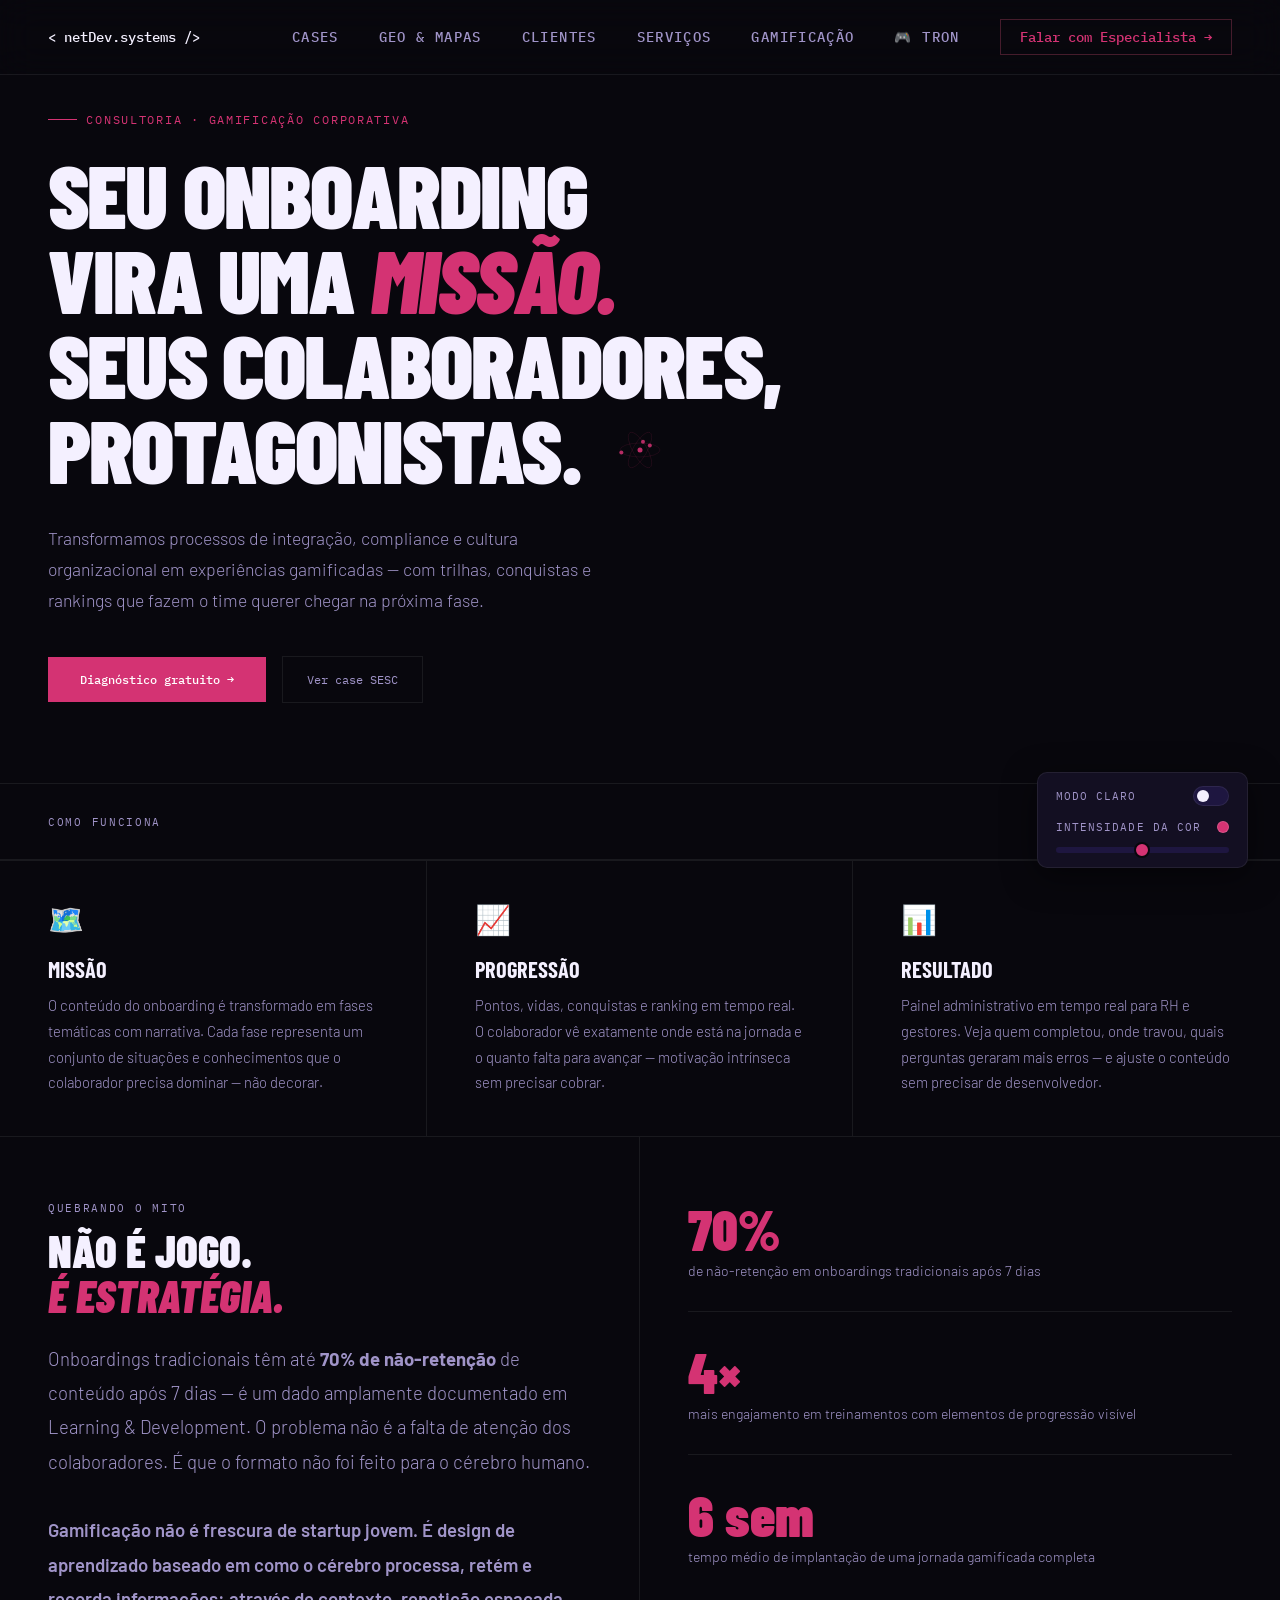
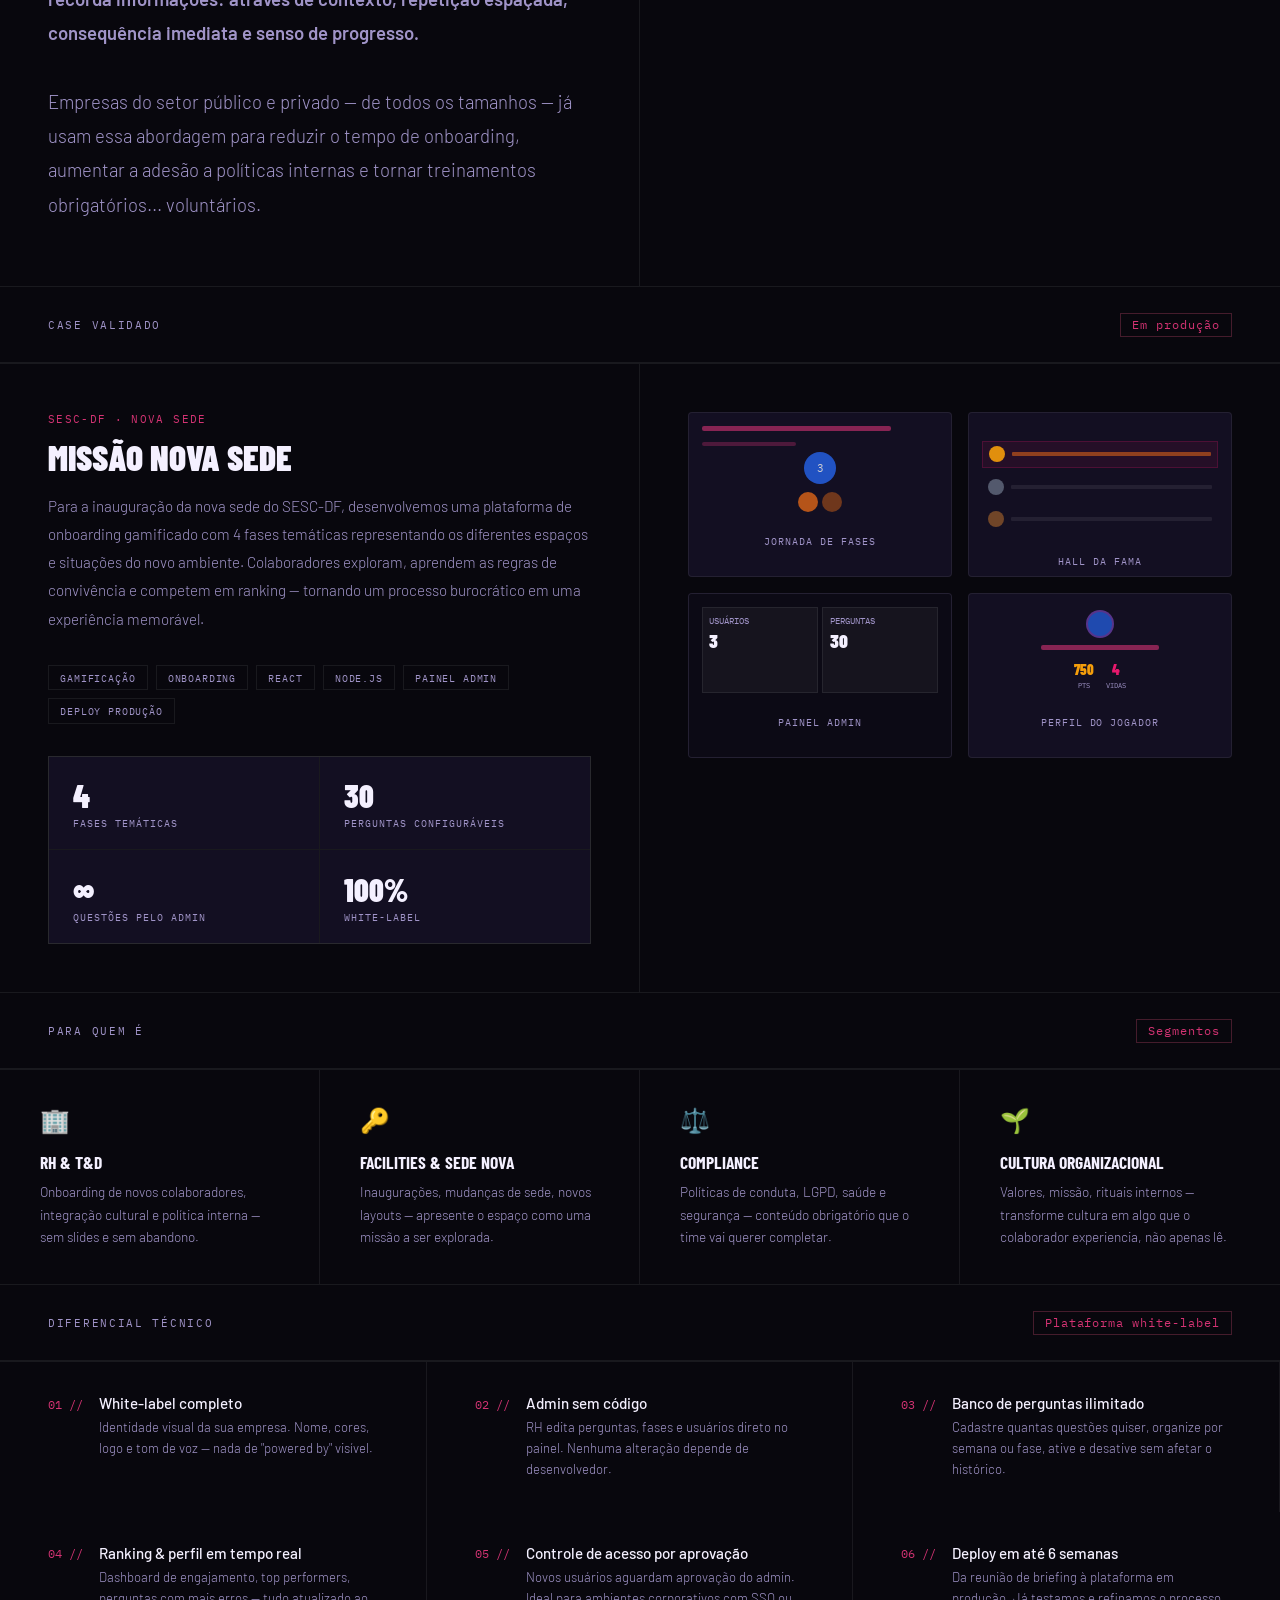
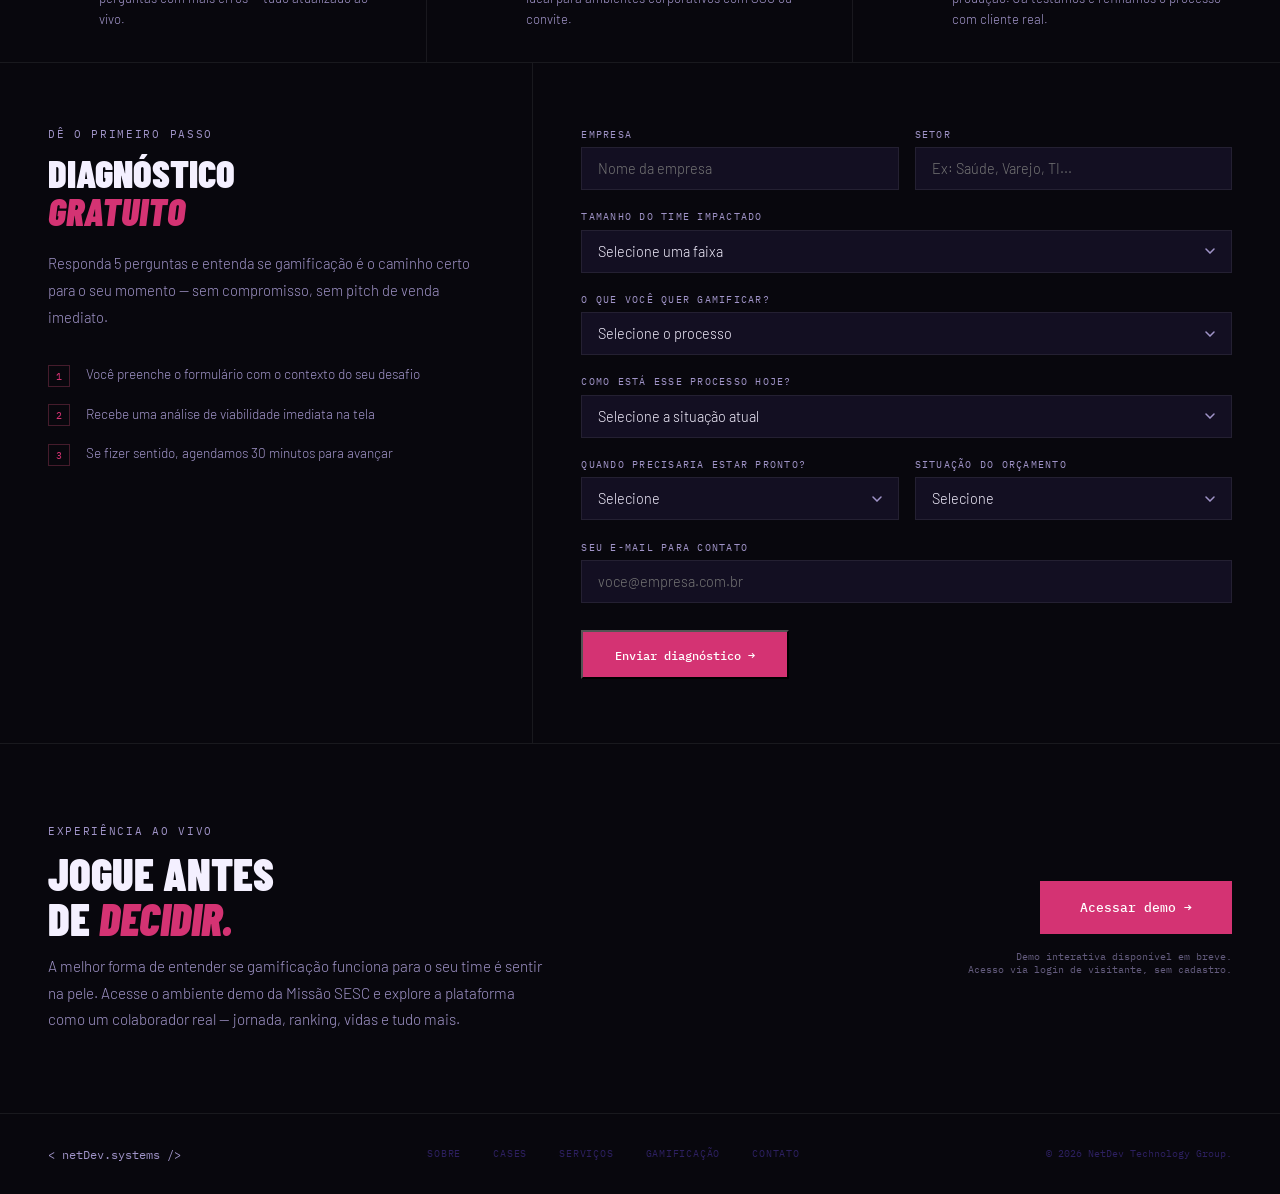
<file: gamificacao.html>
<!DOCTYPE html>
<html lang="pt-BR" data-theme="dark">
<head>
  <meta charset="UTF-8" />
  <meta name="viewport" content="width=device-width, initial-scale=1.0" />
  <title>Gamificação Corporativa — NetDev.systems</title>
  <meta name="description" content="Transformamos onboardings e treinamentos em missões gamificadas. Engajamento real, progressão visível, resultados mensuráveis." />
  <link rel="preconnect" href="https://fonts.googleapis.com" />
  <link rel="preconnect" href="https://fonts.gstatic.com" crossorigin />
  <link href="https://fonts.googleapis.com/css2?family=Barlow+Condensed:ital,wght@0,300;0,400;0,600;0,700;0,800;0,900;1,300;1,400;1,700;1,900&family=Barlow:ital,wght@0,300;0,400;0,500;1,300;1,400&family=IBM+Plex+Mono:wght@400;500&display=swap" rel="stylesheet" />
  <link rel="stylesheet" href="css/main.css" />
  <style>
    /* ── PAGE-SPECIFIC STYLES ── */

    /* Hero */
    .gami-hero {
      padding: 7rem 3rem 5rem;
      max-width: 1280px;
      margin: 0 auto;
      border-bottom: 1px solid var(--border);
    }
    .gami-hero-eyebrow {
      font-family: "IBM Plex Mono", monospace;
      font-size: 0.72rem;
      color: var(--pink);
      text-transform: uppercase;
      letter-spacing: 0.15em;
      margin-bottom: 1.5rem;
      display: flex;
      align-items: center;
      gap: 0.6rem;
    }
    .gami-hero-eyebrow::before {
      content: '';
      display: inline-block;
      width: 1.8rem;
      height: 1px;
      background: var(--pink);
    }
    .gami-hero h1 {
      font-family: "Barlow Condensed", sans-serif;
      font-size: clamp(3.5rem, 7vw, 7.5rem);
      font-weight: 900;
      text-transform: uppercase;
      line-height: 0.95;
      letter-spacing: -0.02em;
      color: var(--text);
      margin-bottom: 2rem;
      max-width: 900px;
    }
    .gami-hero h1 em {
      font-style: italic;
      color: var(--pink);
    }
    .gami-hero-sub {
      font-family: "Barlow", sans-serif;
      font-size: 1.1rem;
      color: var(--muted);
      line-height: 1.75;
      max-width: 580px;
      margin-bottom: 2.5rem;
      font-weight: 300;
    }
    .gami-hero-actions {
      display: flex;
      gap: 1rem;
      flex-wrap: wrap;
      align-items: center;
    }

    /* Pilares / Como funciona */
    .gami-pillars {
      max-width: 1280px;
      margin: 0 auto;
      border-bottom: 1px solid var(--border);
    }
    .gami-pillars-grid {
      display: grid;
      grid-template-columns: repeat(3, 1fr);
      border-top: 1px solid var(--border);
    }
    .gami-pillar {
      padding: 2.5rem 3rem;
      border-right: 1px solid var(--border);
    }
    .gami-pillar:last-child {
      border-right: none;
    }
    .gami-pillar-icon {
      font-size: 1.8rem;
      margin-bottom: 1.2rem;
      display: block;
    }
    .gami-pillar-title {
      font-family: "Barlow Condensed", sans-serif;
      font-size: 1.4rem;
      font-weight: 700;
      text-transform: uppercase;
      color: var(--text);
      margin-bottom: 0.7rem;
    }
    .gami-pillar-desc {
      font-family: "Barlow", sans-serif;
      font-size: 0.92rem;
      color: var(--muted);
      line-height: 1.75;
      font-weight: 300;
    }

    /* Anti-objeção */
    .gami-antiobj {
      max-width: 1280px;
      margin: 0 auto;
      border-bottom: 1px solid var(--border);
      display: grid;
      grid-template-columns: 1fr 1fr;
    }
    .gami-antiobj-left {
      padding: 4rem 3rem;
      border-right: 1px solid var(--border);
    }
    .gami-antiobj-right {
      padding: 4rem 3rem;
    }
    .gami-antiobj-label {
      font-family: "IBM Plex Mono", monospace;
      font-size: 0.7rem;
      color: var(--muted);
      text-transform: uppercase;
      letter-spacing: 0.15em;
      margin-bottom: 0.8rem;
    }
    .gami-antiobj-title {
      font-family: "Barlow Condensed", sans-serif;
      font-size: clamp(2rem, 3.5vw, 3rem);
      font-weight: 900;
      text-transform: uppercase;
      line-height: 1;
      color: var(--text);
      margin-bottom: 1.5rem;
    }
    .gami-antiobj-title em {
      font-style: italic;
      color: var(--pink);
    }
    .gami-antiobj-body {
      font-family: "Barlow", sans-serif;
      font-size: 1.16rem;
      color: var(--muted);
      line-height: 1.85;
      font-weight: 300;
    }
    .gami-stat-block {
      display: flex;
      flex-direction: column;
      gap: 2rem;
    }
    .gami-stat-item {
      display: flex;
      flex-direction: column;
      gap: 0.3rem;
      padding-bottom: 2rem;
      border-bottom: 1px solid var(--border);
    }
    .gami-stat-item:last-child {
      border-bottom: none;
      padding-bottom: 0;
    }
    .gami-stat-number {
      font-family: "Barlow Condensed", sans-serif;
      font-size: 3.5rem;
      font-weight: 900;
      color: var(--pink);
      line-height: 1;
    }
    .gami-stat-label {
      font-family: "Barlow", sans-serif;
      font-size: 0.88rem;
      color: var(--muted);
      font-weight: 300;
    }

    /* Case SESC */
    .gami-case {
      max-width: 1280px;
      margin: 0 auto;
      border-bottom: 1px solid var(--border);
    }
    .gami-case-body {
      display: grid;
      grid-template-columns: 1fr 1fr;
      border-top: 1px solid var(--border);
    }
    .gami-case-left {
      padding: 3rem;
      border-right: 1px solid var(--border);
    }
    .gami-case-right {
      padding: 3rem;
    }
    .gami-case-client {
      font-family: "IBM Plex Mono", monospace;
      font-size: 0.7rem;
      color: var(--pink);
      text-transform: uppercase;
      letter-spacing: 0.12em;
      margin-bottom: 0.8rem;
    }
    .gami-case-title {
      font-family: "Barlow Condensed", sans-serif;
      font-size: 2.2rem;
      font-weight: 900;
      text-transform: uppercase;
      color: var(--text);
      margin-bottom: 1rem;
      line-height: 1.05;
    }
    .gami-case-desc {
      font-family: "Barlow", sans-serif;
      font-size: 0.95rem;
      color: var(--muted);
      line-height: 1.85;
      font-weight: 300;
      margin-bottom: 2rem;
    }
    .gami-case-tags {
      display: flex;
      flex-wrap: wrap;
      gap: 0.5rem;
      margin-bottom: 2rem;
    }
    .gami-case-tag {
      font-family: "IBM Plex Mono", monospace;
      font-size: 0.65rem;
      color: var(--muted);
      border: 1px solid var(--border);
      padding: 0.3rem 0.7rem;
      text-transform: uppercase;
      letter-spacing: 0.08em;
    }
    .gami-case-metrics {
      display: grid;
      grid-template-columns: 1fr 1fr;
      gap: 1px;
      background: var(--border);
      border: 1px solid var(--border);
    }
    .gami-case-metric {
      background: var(--card);
      padding: 1.2rem 1.5rem;
      display: flex;
      flex-direction: column;
      gap: 0.2rem;
    }
    .gami-case-metric-val {
      font-family: "Barlow Condensed", sans-serif;
      font-size: 2rem;
      font-weight: 900;
      color: var(--text);
    }
    .gami-case-metric-label {
      font-family: "IBM Plex Mono", monospace;
      font-size: 0.62rem;
      color: var(--muted);
      text-transform: uppercase;
      letter-spacing: 0.1em;
    }
    .gami-case-screens {
      display: grid;
      grid-template-columns: 1fr 1fr;
      gap: 1rem;
    }
    .gami-case-screen {
      background: var(--card);
      border: 1px solid var(--border);
      border-radius: 4px;
      overflow: hidden;
      aspect-ratio: 16/10;
      display: flex;
      align-items: center;
      justify-content: center;
      position: relative;
    }
    .gami-case-screen-label {
      font-family: "IBM Plex Mono", monospace;
      font-size: 0.62rem;
      color: var(--muted);
      text-transform: uppercase;
      letter-spacing: 0.1em;
      text-align: center;
      padding: 1rem;
    }
    .gami-screen-mock {
      width: 100%;
      height: 100%;
      display: flex;
      flex-direction: column;
      padding: 0.8rem;
      gap: 0.4rem;
    }
    .gami-screen-bar {
      height: 6px;
      border-radius: 2px;
      background: var(--pink);
      opacity: 0.6;
    }
    .gami-screen-bar.short { width: 40%; opacity: 0.3; }
    .gami-screen-bar.medium { width: 65%; opacity: 0.4; }
    .gami-screen-dot-row {
      display: flex;
      gap: 0.4rem;
      margin-top: 0.3rem;
    }
    .gami-screen-dot {
      width: 24px;
      height: 24px;
      border-radius: 50%;
      background: var(--pink);
      opacity: 0.5;
    }
    .gami-screen-dot.orange { background: #f97316; opacity: 0.7; }
    .gami-screen-dot.blue { background: #2563eb; opacity: 0.7; }
    .gami-screen-line {
      height: 3px;
      border-radius: 1px;
      background: var(--border);
    }
    .gami-screen-line.fill-70 { width: 70%; background: #f97316; opacity: 0.5; }
    .gami-screen-line.fill-40 { width: 40%; background: #f97316; opacity: 0.3; }

    /* Para quem é */
    .gami-segments {
      max-width: 1280px;
      margin: 0 auto;
      border-bottom: 1px solid var(--border);
    }
    .gami-segments-grid {
      display: grid;
      grid-template-columns: repeat(4, 1fr);
      border-top: 1px solid var(--border);
    }
    .gami-segment {
      padding: 2.2rem 2.5rem;
      border-right: 1px solid var(--border);
      transition: background 0.2s;
    }
    .gami-segment:last-child { border-right: none; }
    .gami-segment:hover { background: var(--pink-glow); }
    .gami-segment-icon {
      font-size: 1.5rem;
      margin-bottom: 1rem;
      display: block;
    }
    .gami-segment-title {
      font-family: "Barlow Condensed", sans-serif;
      font-size: 1.1rem;
      font-weight: 700;
      text-transform: uppercase;
      color: var(--text);
      margin-bottom: 0.5rem;
    }
    .gami-segment-desc {
      font-family: "Barlow", sans-serif;
      font-size: 0.85rem;
      color: var(--muted);
      line-height: 1.65;
      font-weight: 300;
    }

    /* Diferencial técnico */
    .gami-tech {
      max-width: 1280px;
      margin: 0 auto;
      border-bottom: 1px solid var(--border);
    }
    .gami-tech-grid {
      display: grid;
      grid-template-columns: repeat(3, 1fr);
      border-top: 1px solid var(--border);
    }
    .gami-tech-item {
      padding: 2rem 3rem;
      border-right: 1px solid var(--border);
      display: flex;
      gap: 1rem;
      align-items: flex-start;
    }
    .gami-tech-item:last-child { border-right: none; }
    .gami-tech-check {
      font-family: "IBM Plex Mono", monospace;
      font-size: 0.75rem;
      color: var(--pink);
      margin-top: 0.15rem;
      flex-shrink: 0;
    }
    .gami-tech-text {
      display: flex;
      flex-direction: column;
      gap: 0.3rem;
    }
    .gami-tech-name {
      font-family: "Barlow", sans-serif;
      font-size: 0.95rem;
      font-weight: 500;
      color: var(--text);
    }
    .gami-tech-detail {
      font-family: "Barlow", sans-serif;
      font-size: 0.82rem;
      color: var(--muted);
      line-height: 1.6;
      font-weight: 300;
    }

    /* Formulário Diagnóstico */
    .gami-form-section {
      max-width: 1280px;
      margin: 0 auto;
      border-bottom: 1px solid var(--border);
      display: grid;
      grid-template-columns: 1fr 1.4fr;
    }
    .gami-form-left {
      padding: 4rem 3rem;
      border-right: 1px solid var(--border);
    }
    .gami-form-left-title {
      font-family: "Barlow Condensed", sans-serif;
      font-size: clamp(2rem, 3vw, 2.8rem);
      font-weight: 900;
      text-transform: uppercase;
      color: var(--text);
      line-height: 1;
      margin-bottom: 1.2rem;
    }
    .gami-form-left-title em {
      font-style: italic;
      color: var(--pink);
    }
    .gami-form-left-desc {
      font-family: "Barlow", sans-serif;
      font-size: 0.92rem;
      color: var(--muted);
      line-height: 1.85;
      font-weight: 300;
      margin-bottom: 2rem;
    }
    .gami-form-steps {
      display: flex;
      flex-direction: column;
      gap: 1rem;
    }
    .gami-form-step {
      display: flex;
      gap: 1rem;
      align-items: flex-start;
    }
    .gami-form-step-num {
      font-family: "IBM Plex Mono", monospace;
      font-size: 0.65rem;
      color: var(--pink);
      border: 1px solid var(--pink-dim);
      width: 22px;
      height: 22px;
      display: flex;
      align-items: center;
      justify-content: center;
      flex-shrink: 0;
      margin-top: 0.1rem;
    }
    .gami-form-step-text {
      font-family: "Barlow", sans-serif;
      font-size: 0.85rem;
      color: var(--muted);
      line-height: 1.6;
      font-weight: 300;
    }
    .gami-form-right {
      padding: 4rem 3rem;
    }
    .gami-form {
      display: flex;
      flex-direction: column;
      gap: 1.2rem;
    }
    .gami-form-group {
      display: flex;
      flex-direction: column;
      gap: 0.4rem;
    }
    .gami-form-label {
      font-family: "IBM Plex Mono", monospace;
      font-size: 0.65rem;
      color: var(--muted);
      text-transform: uppercase;
      letter-spacing: 0.12em;
    }
    .gami-form input,
    .gami-form select,
    .gami-form textarea {
      background: var(--card);
      border: 1px solid var(--border);
      color: var(--text);
      font-family: "Barlow", sans-serif;
      font-size: 0.9rem;
      font-weight: 300;
      padding: 0.75rem 1rem;
      outline: none;
      transition: border-color 0.2s;
      width: 100%;
    }
    .gami-form input:focus,
    .gami-form select:focus,
    .gami-form textarea:focus {
      border-color: var(--pink-dim);
    }
    .gami-form select {
      cursor: pointer;
      appearance: none;
      -webkit-appearance: none;
      background-image: url("data:image/svg+xml,%3Csvg xmlns='http://www.w3.org/2000/svg' width='10' height='6' viewBox='0 0 10 6'%3E%3Cpath d='M1 1l4 4 4-4' stroke='%23a094c8' stroke-width='1.5' fill='none' stroke-linecap='round'/%3E%3C/svg%3E");
      background-repeat: no-repeat;
      background-position: right 1rem center;
    }
    .gami-form select option {
      background: var(--bg);
      color: var(--text);
    }
    .gami-form textarea {
      resize: vertical;
      min-height: 80px;
    }
    .gami-form-row {
      display: grid;
      grid-template-columns: 1fr 1fr;
      gap: 1rem;
    }
    .gami-form-result {
      display: none;
      background: var(--pink-glow);
      border: 1px solid var(--pink-dim);
      padding: 1.2rem 1.5rem;
      font-family: "Barlow", sans-serif;
      font-size: 0.88rem;
      color: var(--text);
      line-height: 1.65;
    }
    .gami-form-result.show { display: block; }
    .gami-form-result strong {
      color: var(--pink);
      font-weight: 500;
    }

    /* Demo CTA */
    .gami-demo {
      max-width: 1280px;
      margin: 0 auto;
      padding: 5rem 3rem;
      display: grid;
      grid-template-columns: 1fr auto;
      align-items: center;
      gap: 3rem;
    }
    .gami-demo-label {
      font-family: "IBM Plex Mono", monospace;
      font-size: 0.7rem;
      color: var(--muted);
      text-transform: uppercase;
      letter-spacing: 0.15em;
      margin-bottom: 0.8rem;
    }
    .gami-demo-title {
      font-family: "Barlow Condensed", sans-serif;
      font-size: clamp(2rem, 3.5vw, 3.2rem);
      font-weight: 900;
      text-transform: uppercase;
      color: var(--text);
      line-height: 1;
      margin-bottom: 0.8rem;
    }
    .gami-demo-title em {
      font-style: italic;
      color: var(--pink);
    }
    .gami-demo-desc {
      font-family: "Barlow", sans-serif;
      font-size: 0.95rem;
      color: var(--muted);
      line-height: 1.75;
      font-weight: 300;
      max-width: 500px;
    }
    .gami-demo-actions {
      display: flex;
      flex-direction: column;
      gap: 1rem;
      align-items: flex-end;
    }
    .gami-demo-note {
      font-family: "IBM Plex Mono", monospace;
      font-size: 0.62rem;
      color: var(--muted);
      text-align: right;
      opacity: 0.6;
    }

    /* Responsive */
    @media (max-width: 900px) {
      .gami-hero { padding: 6rem 1.5rem 3rem; }
      .gami-pillars-grid { grid-template-columns: 1fr; }
      .gami-pillar { border-right: none; border-bottom: 1px solid var(--border); }
      .gami-antiobj { grid-template-columns: 1fr; }
      .gami-antiobj-left { border-right: none; border-bottom: 1px solid var(--border); }
      .gami-case-body { grid-template-columns: 1fr; }
      .gami-case-left { border-right: none; border-bottom: 1px solid var(--border); }
      .gami-segments-grid { grid-template-columns: 1fr 1fr; }
      .gami-segment:nth-child(2) { border-right: none; }
      .gami-segment:nth-child(3) { border-right: 1px solid var(--border); border-top: 1px solid var(--border); }
      .gami-segment:nth-child(4) { border-right: none; border-top: 1px solid var(--border); }
      .gami-tech-grid { grid-template-columns: 1fr; }
      .gami-tech-item { border-right: none; border-bottom: 1px solid var(--border); }
      .gami-form-section { grid-template-columns: 1fr; }
      .gami-form-left { border-right: none; border-bottom: 1px solid var(--border); }
      .gami-form-row { grid-template-columns: 1fr; }
      .gami-demo { grid-template-columns: 1fr; }
      .gami-demo-actions { align-items: flex-start; }
      .gami-demo-note { text-align: left; }
    }
    @media (max-width: 600px) {
      .gami-segments-grid { grid-template-columns: 1fr; }
      .gami-segment { border-right: none; border-top: 1px solid var(--border); }
      .gami-segment:first-child { border-top: none; }
      .gami-case-metrics { grid-template-columns: 1fr; }
      .gami-case-screens { grid-template-columns: 1fr; }
      .gami-hero-actions { flex-direction: column; align-items: flex-start; }
    }
  </style>
</head>
<body>

  <!-- NAV -->
  <nav id="main-nav">
    <div class="nav-inner">
      <a class="nav-logo" href="index.html">&lt; netDev.systems /&gt;</a>
      <div class="nav-right">
        <a class="nav-link" href="cases.html">Cases</a>
        <a class="nav-link" href="index.html#geo">Geo &amp; Mapas</a>
        <a class="nav-link" href="index.html#clientes">Clientes</a>
        <a class="nav-link" href="servicos.html">Serviços</a>
        <a class="nav-link active" href="gamificacao.html">Gamificação</a>
        <button class="nav-link nav-tron-btn tron-trigger">🎮 Tron</button>
        <a class="nav-cta" href="contato.html">Falar com Especialista →</a>
        <button class="nav-hamburger" id="hamburger" aria-label="Menu">
          <span></span><span></span><span></span>
        </button>
      </div>
    </div>
  </nav>

  <!-- MOBILE MENU -->
  <div class="nav-mobile-menu" id="mobile-menu">
    <div class="mobile-menu-inner">
      <div class="mobile-links">
        <a href="index.html" class="mobile-link">Home</a>
        <a href="sobre.html" class="mobile-link">Sobre</a>
        <a href="cases.html" class="mobile-link">Cases</a>
        <a href="servicos.html" class="mobile-link">Serviços</a>
        <a href="gamificacao.html" class="mobile-link active">Gamificação</a>
        <a href="contato.html" class="mobile-link">Contato</a>
        <button class="mobile-link tron-trigger" style="background:none;border:none;text-align:left;cursor:pointer;color:inherit;">🎮 Tron Game</button>
      </div>
      <div class="mobile-controls">
        <div class="theme-row">
          <span class="theme-label">Modo claro</span>
          <button class="theme-toggle" id="theme-toggle-mobile" aria-label="Toggle theme">
            <span class="theme-knob"></span>
          </button>
        </div>
        <div class="intensity-row">
          <span class="theme-label">Intensidade</span>
          <input type="range" class="intensity-slider" id="intensity-mobile" min="0" max="100" value="100" />
        </div>
      </div>
    </div>
  </div>

  <main>

    <!-- ── HERO ── -->
    <section class="gami-hero">
      <p class="gami-hero-eyebrow reveal">Consultoria · Gamificação Corporativa</p>
      <h1 class="reveal d1">
        Seu onboarding<br />
        vira uma <em>missão.</em><br />
        Seus colaboradores,<br />
        protagonistas.
      </h1>
      <p class="gami-hero-sub reveal d2">
        Transformamos processos de integração, compliance e cultura organizacional em experiências gamificadas — com trilhas, conquistas e rankings que fazem o time querer chegar na próxima fase.
      </p>
      <div class="gami-hero-actions reveal d3">
        <a href="#diagnostico" class="btn-pink">Diagnóstico gratuito →</a>
        <a href="#case" class="btn-outline">Ver case SESC</a>
      </div>
    </section>

    <!-- ── COMO FUNCIONA / 3 PILARES ── -->
    <section class="gami-pillars">
      <div class="sec-header reveal">
        <span class="sec-label">Como funciona</span>
        <span class="sec-tag">3 pilares</span>
      </div>
      <div class="gami-pillars-grid">
        <div class="gami-pillar reveal d1">
          <span class="gami-pillar-icon">🗺️</span>
          <div class="gami-pillar-title">Missão</div>
          <div class="gami-pillar-desc">
            O conteúdo do onboarding é transformado em fases temáticas com narrativa. Cada fase representa um conjunto de situações e conhecimentos que o colaborador precisa dominar — não decorar.
          </div>
        </div>
        <div class="gami-pillar reveal d2">
          <span class="gami-pillar-icon">📈</span>
          <div class="gami-pillar-title">Progressão</div>
          <div class="gami-pillar-desc">
            Pontos, vidas, conquistas e ranking em tempo real. O colaborador vê exatamente onde está na jornada e o quanto falta para avançar — motivação intrínseca sem precisar cobrar.
          </div>
        </div>
        <div class="gami-pillar reveal d3">
          <span class="gami-pillar-icon">📊</span>
          <div class="gami-pillar-title">Resultado</div>
          <div class="gami-pillar-desc">
            Painel administrativo em tempo real para RH e gestores. Veja quem completou, onde travou, quais perguntas geraram mais erros — e ajuste o conteúdo sem precisar de desenvolvedor.
          </div>
        </div>
      </div>
    </section>

    <!-- ── NÃO É JOGO. É ESTRATÉGIA. ── -->
    <section class="gami-antiobj">
      <div class="gami-antiobj-left reveal">
        <p class="gami-antiobj-label">Quebrando o mito</p>
        <h2 class="gami-antiobj-title">Não é jogo.<br /><em>É estratégia.</em></h2>
        <p class="gami-antiobj-body">
          Onboardings tradicionais têm até <strong style="color:var(--text)">70% de não-retenção</strong> de conteúdo após 7 dias — é um dado amplamente documentado em Learning &amp; Development. O problema não é a falta de atenção dos colaboradores. É que o formato não foi feito para o cérebro humano.
          <br /><br />
          <strong style="color:var(--text);font-weight:600;">Gamificação não é frescura de startup jovem. É design de aprendizado baseado em como o cérebro processa, retém e recorda informações: através de contexto, repetição espaçada, consequência imediata e senso de progresso.</strong>
          <br /><br />
          Empresas do setor público e privado — de todos os tamanhos — já usam essa abordagem para reduzir o tempo de onboarding, aumentar a adesão a políticas internas e tornar treinamentos obrigatórios... voluntários.
        </p>
      </div>
      <div class="gami-antiobj-right reveal d2">
        <div class="gami-stat-block">
          <div class="gami-stat-item">
            <span class="gami-stat-number">70%</span>
            <span class="gami-stat-label">de não-retenção em onboardings tradicionais após 7 dias</span>
          </div>
          <div class="gami-stat-item">
            <span class="gami-stat-number">4×</span>
            <span class="gami-stat-label">mais engajamento em treinamentos com elementos de progressão visível</span>
          </div>
          <div class="gami-stat-item">
            <span class="gami-stat-number">6 sem</span>
            <span class="gami-stat-label">tempo médio de implantação de uma jornada gamificada completa</span>
          </div>
        </div>
      </div>
    </section>

    <!-- ── CASE SESC ── -->
    <section class="gami-case" id="case">
      <div class="sec-header reveal">
        <span class="sec-label">Case validado</span>
        <span class="sec-tag">Em produção</span>
      </div>
      <div class="gami-case-body">
        <div class="gami-case-left reveal">
          <p class="gami-case-client">SESC-DF · Nova Sede</p>
          <h3 class="gami-case-title">Missão Nova Sede</h3>
          <p class="gami-case-desc">
            Para a inauguração da nova sede do SESC-DF, desenvolvemos uma plataforma de onboarding gamificado com 4 fases temáticas representando os diferentes espaços e situações do novo ambiente. Colaboradores exploram, aprendem as regras de convivência e competem em ranking — tornando um processo burocrático em uma experiência memorável.
          </p>
          <div class="gami-case-tags">
            <span class="gami-case-tag">Gamificação</span>
            <span class="gami-case-tag">Onboarding</span>
            <span class="gami-case-tag">React</span>
            <span class="gami-case-tag">Node.js</span>
            <span class="gami-case-tag">Painel Admin</span>
            <span class="gami-case-tag">Deploy produção</span>
          </div>
          <div class="gami-case-metrics">
            <div class="gami-case-metric">
              <span class="gami-case-metric-val">4</span>
              <span class="gami-case-metric-label">Fases temáticas</span>
            </div>
            <div class="gami-case-metric">
              <span class="gami-case-metric-val">30</span>
              <span class="gami-case-metric-label">Perguntas configuráveis</span>
            </div>
            <div class="gami-case-metric">
              <span class="gami-case-metric-val">∞</span>
              <span class="gami-case-metric-label">Questões pelo admin</span>
            </div>
            <div class="gami-case-metric">
              <span class="gami-case-metric-val">100%</span>
              <span class="gami-case-metric-label">White-label</span>
            </div>
          </div>
        </div>
        <div class="gami-case-right reveal d2">
          <div class="gami-case-screens">
            <!-- Mock da tela de jornada -->
            <div class="gami-case-screen">
              <div class="gami-screen-mock">
                <div class="gami-screen-bar" style="width:80%;height:8px;margin-bottom:0.3rem;"></div>
                <div class="gami-screen-bar short"></div>
                <div style="flex:1;display:flex;flex-direction:column;align-items:center;justify-content:center;gap:0.5rem">
                  <div style="width:32px;height:32px;border-radius:50%;background:#2563eb;opacity:0.8;display:flex;align-items:center;justify-content:center;font-family:'IBM Plex Mono',monospace;font-size:0.7rem;color:white;">3</div>
                  <div style="display:flex;gap:0.3rem">
                    <div class="gami-screen-dot orange" style="width:20px;height:20px;"></div>
                    <div class="gami-screen-dot orange" style="width:20px;height:20px;opacity:0.4;"></div>
                  </div>
                </div>
                <div class="gami-case-screen-label">Jornada de Fases</div>
              </div>
            </div>
            <!-- Mock do ranking -->
            <div class="gami-case-screen">
              <div class="gami-screen-mock">
                <div class="gami-screen-bar" style="width:60%;height:8px;margin-bottom:0.5rem;"></div>
                <div style="display:flex;flex-direction:column;gap:0.4rem;flex:1">
                  <div style="display:flex;align-items:center;gap:0.4rem;background:rgba(232,24,109,0.08);padding:0.3rem 0.4rem;border:1px solid rgba(232,24,109,0.2);">
                    <div class="gami-screen-dot" style="width:16px;height:16px;background:#f59e0b;opacity:0.9;"></div>
                    <div class="gami-screen-line fill-70" style="height:4px;flex:1;"></div>
                  </div>
                  <div style="display:flex;align-items:center;gap:0.4rem;padding:0.3rem 0.4rem;">
                    <div class="gami-screen-dot" style="width:16px;height:16px;background:#94a3b8;opacity:0.5;"></div>
                    <div class="gami-screen-line" style="height:4px;flex:1;"></div>
                  </div>
                  <div style="display:flex;align-items:center;gap:0.4rem;padding:0.3rem 0.4rem;">
                    <div class="gami-screen-dot" style="width:16px;height:16px;background:#cd7c2f;opacity:0.5;"></div>
                    <div class="gami-screen-line" style="height:4px;flex:1;"></div>
                  </div>
                </div>
                <div class="gami-case-screen-label">Hall da Fama</div>
              </div>
            </div>
            <!-- Mock do painel admin -->
            <div class="gami-case-screen">
              <div class="gami-screen-mock" style="background:rgba(8,7,13,0.6);">
                <div style="display:grid;grid-template-columns:1fr 1fr;gap:0.3rem;flex:1;">
                  <div style="background:rgba(255,255,255,0.04);padding:0.4rem;border:1px solid rgba(255,255,255,0.07);">
                    <div style="font-family:'IBM Plex Mono',monospace;font-size:0.55rem;color:#a094c8;margin-bottom:0.2rem;">USUÁRIOS</div>
                    <div style="font-family:'Barlow Condensed',sans-serif;font-size:1.2rem;font-weight:900;color:#f4f0ff;">3</div>
                  </div>
                  <div style="background:rgba(255,255,255,0.04);padding:0.4rem;border:1px solid rgba(255,255,255,0.07);">
                    <div style="font-family:'IBM Plex Mono',monospace;font-size:0.55rem;color:#a094c8;margin-bottom:0.2rem;">PERGUNTAS</div>
                    <div style="font-family:'Barlow Condensed',sans-serif;font-size:1.2rem;font-weight:900;color:#f4f0ff;">30</div>
                  </div>
                </div>
                <div class="gami-case-screen-label" style="color:#a094c8;">Painel Admin</div>
              </div>
            </div>
            <!-- Mock do perfil -->
            <div class="gami-case-screen">
              <div class="gami-screen-mock">
                <div style="display:flex;flex-direction:column;align-items:center;flex:1;gap:0.4rem;justify-content:center;">
                  <div style="width:28px;height:28px;border-radius:50%;background:#2563eb;opacity:0.7;border:2px solid rgba(232,24,109,0.4);"></div>
                  <div class="gami-screen-bar" style="width:50%;height:5px;"></div>
                  <div style="display:flex;gap:0.8rem;margin-top:0.3rem;">
                    <div style="display:flex;flex-direction:column;align-items:center;gap:0.2rem;">
                      <div style="font-family:'Barlow Condensed',sans-serif;font-size:0.9rem;font-weight:900;color:#f59e0b;">750</div>
                      <div style="font-family:'IBM Plex Mono',monospace;font-size:0.45rem;color:#a094c8;">PTS</div>
                    </div>
                    <div style="display:flex;flex-direction:column;align-items:center;gap:0.2rem;">
                      <div style="font-family:'Barlow Condensed',sans-serif;font-size:0.9rem;font-weight:900;color:#e8186d;">4</div>
                      <div style="font-family:'IBM Plex Mono',monospace;font-size:0.45rem;color:#a094c8;">VIDAS</div>
                    </div>
                  </div>
                </div>
                <div class="gami-case-screen-label">Perfil do Jogador</div>
              </div>
            </div>
          </div>
        </div>
      </div>
    </section>

    <!-- ── PARA QUEM É ── -->
    <section class="gami-segments">
      <div class="sec-header reveal">
        <span class="sec-label">Para quem é</span>
        <span class="sec-tag">Segmentos</span>
      </div>
      <div class="gami-segments-grid">
        <div class="gami-segment reveal d1">
          <span class="gami-segment-icon">🏢</span>
          <div class="gami-segment-title">RH &amp; T&amp;D</div>
          <div class="gami-segment-desc">Onboarding de novos colaboradores, integração cultural e política interna — sem slides e sem abandono.</div>
        </div>
        <div class="gami-segment reveal d2">
          <span class="gami-segment-icon">🔑</span>
          <div class="gami-segment-title">Facilities &amp; Sede Nova</div>
          <div class="gami-segment-desc">Inaugurações, mudanças de sede, novos layouts — apresente o espaço como uma missão a ser explorada.</div>
        </div>
        <div class="gami-segment reveal d3">
          <span class="gami-segment-icon">⚖️</span>
          <div class="gami-segment-title">Compliance</div>
          <div class="gami-segment-desc">Políticas de conduta, LGPD, saúde e segurança — conteúdo obrigatório que o time vai querer completar.</div>
        </div>
        <div class="gami-segment reveal d4">
          <span class="gami-segment-icon">🌱</span>
          <div class="gami-segment-title">Cultura Organizacional</div>
          <div class="gami-segment-desc">Valores, missão, rituais internos — transforme cultura em algo que o colaborador experiencia, não apenas lê.</div>
        </div>
      </div>
    </section>

    <!-- ── DIFERENCIAL TÉCNICO ── -->
    <section class="gami-tech">
      <div class="sec-header reveal">
        <span class="sec-label">Diferencial técnico</span>
        <span class="sec-tag">Plataforma white-label</span>
      </div>
      <div class="gami-tech-grid">
        <div class="gami-tech-item reveal d1">
          <span class="gami-tech-check">01 //</span>
          <div class="gami-tech-text">
            <span class="gami-tech-name">White-label completo</span>
            <span class="gami-tech-detail">Identidade visual da sua empresa. Nome, cores, logo e tom de voz — nada de "powered by" visível.</span>
          </div>
        </div>
        <div class="gami-tech-item reveal d2">
          <span class="gami-tech-check">02 //</span>
          <div class="gami-tech-text">
            <span class="gami-tech-name">Admin sem código</span>
            <span class="gami-tech-detail">RH edita perguntas, fases e usuários direto no painel. Nenhuma alteração depende de desenvolvedor.</span>
          </div>
        </div>
        <div class="gami-tech-item reveal d3">
          <span class="gami-tech-check">03 //</span>
          <div class="gami-tech-text">
            <span class="gami-tech-name">Banco de perguntas ilimitado</span>
            <span class="gami-tech-detail">Cadastre quantas questões quiser, organize por semana ou fase, ative e desative sem afetar o histórico.</span>
          </div>
        </div>
        <div class="gami-tech-item reveal d1">
          <span class="gami-tech-check">04 //</span>
          <div class="gami-tech-text">
            <span class="gami-tech-name">Ranking &amp; perfil em tempo real</span>
            <span class="gami-tech-detail">Dashboard de engajamento, top performers, perguntas com mais erros — tudo atualizado ao vivo.</span>
          </div>
        </div>
        <div class="gami-tech-item reveal d2">
          <span class="gami-tech-check">05 //</span>
          <div class="gami-tech-text">
            <span class="gami-tech-name">Controle de acesso por aprovação</span>
            <span class="gami-tech-detail">Novos usuários aguardam aprovação do admin. Ideal para ambientes corporativos com SSO ou convite.</span>
          </div>
        </div>
        <div class="gami-tech-item reveal d3">
          <span class="gami-tech-check">06 //</span>
          <div class="gami-tech-text">
            <span class="gami-tech-name">Deploy em até 6 semanas</span>
            <span class="gami-tech-detail">Da reunião de briefing à plataforma em produção. Já testamos e refinamos o processo com cliente real.</span>
          </div>
        </div>
      </div>
    </section>

    <!-- ── FORMULÁRIO DIAGNÓSTICO ── -->
    <section class="gami-form-section" id="diagnostico">
      <div class="gami-form-left reveal">
        <p class="gami-antiobj-label" style="margin-bottom:0.8rem;">Dê o primeiro passo</p>
        <h2 class="gami-form-left-title">
          Diagnóstico<br /><em>gratuito</em>
        </h2>
        <p class="gami-form-left-desc">
          Responda 5 perguntas e entenda se gamificação é o caminho certo para o seu momento — sem compromisso, sem pitch de venda imediato.
        </p>
        <div class="gami-form-steps">
          <div class="gami-form-step">
            <span class="gami-form-step-num">1</span>
            <span class="gami-form-step-text">Você preenche o formulário com o contexto do seu desafio</span>
          </div>
          <div class="gami-form-step">
            <span class="gami-form-step-num">2</span>
            <span class="gami-form-step-text">Recebe uma análise de viabilidade imediata na tela</span>
          </div>
          <div class="gami-form-step">
            <span class="gami-form-step-num">3</span>
            <span class="gami-form-step-text">Se fizer sentido, agendamos 30 minutos para avançar</span>
          </div>
        </div>
      </div>
      <div class="gami-form-right reveal d2">
        <form class="gami-form" id="gami-diag-form" novalidate>

          <div class="gami-form-row">
            <div class="gami-form-group">
              <label class="gami-form-label" for="f-empresa">Empresa</label>
              <input type="text" id="f-empresa" placeholder="Nome da empresa" required />
            </div>
            <div class="gami-form-group">
              <label class="gami-form-label" for="f-setor">Setor</label>
              <input type="text" id="f-setor" placeholder="Ex: Saúde, Varejo, TI..." required />
            </div>
          </div>

          <div class="gami-form-group">
            <label class="gami-form-label" for="f-tamanho">Tamanho do time impactado</label>
            <select id="f-tamanho" required>
              <option value="" disabled selected>Selecione uma faixa</option>
              <option value="10-50">10 a 50 pessoas</option>
              <option value="51-200">51 a 200 pessoas</option>
              <option value="201-500">201 a 500 pessoas</option>
              <option value="500+">Mais de 500 pessoas</option>
            </select>
          </div>

          <div class="gami-form-group">
            <label class="gami-form-label" for="f-objetivo">O que você quer gamificar?</label>
            <select id="f-objetivo" required>
              <option value="" disabled selected>Selecione o processo</option>
              <option value="onboarding">Onboarding de novos colaboradores</option>
              <option value="compliance">Compliance / política interna</option>
              <option value="cultura">Cultura organizacional / valores</option>
              <option value="sede">Inauguração ou mudança de sede</option>
              <option value="treinamento">Treinamento técnico / produto</option>
              <option value="outro">Outro</option>
            </select>
          </div>

          <div class="gami-form-group">
            <label class="gami-form-label" for="f-situacao">Como está esse processo hoje?</label>
            <select id="f-situacao">
              <option value="" disabled selected>Selecione a situação atual</option>
              <option value="nao-existe">Não existe processo formal</option>
              <option value="existe-baixo">Existe, mas com baixo engajamento</option>
              <option value="existe-abandono">Existe, mas ninguém conclui</option>
              <option value="existe-funciona">Existe e funciona, quero melhorar</option>
            </select>
          </div>

          <div class="gami-form-row">
            <div class="gami-form-group">
              <label class="gami-form-label" for="f-prazo">Quando precisaria estar pronto?</label>
              <select id="f-prazo">
                <option value="" disabled selected>Selecione</option>
                <option value="30d">Em até 30 dias</option>
                <option value="3m">Em até 3 meses</option>
                <option value="sem-prazo">Sem prazo definido</option>
              </select>
            </div>
            <div class="gami-form-group">
              <label class="gami-form-label" for="f-orcamento">Situação do orçamento</label>
              <select id="f-orcamento">
                <option value="" disabled selected>Selecione</option>
                <option value="aprovado">Orçamento aprovado</option>
                <option value="pesquisa">Ainda em fase de pesquisa</option>
                <option value="indefinido">Preciso de ajuda para justificar</option>
              </select>
            </div>
          </div>

          <div class="gami-form-group">
            <label class="gami-form-label" for="f-email">Seu e-mail para contato</label>
            <input type="email" id="f-email" placeholder="voce@empresa.com.br" required />
          </div>

          <button type="submit" class="btn-pink" style="align-self:flex-start;margin-top:0.5rem;">
            Enviar diagnóstico →
          </button>

          <div class="gami-form-result" id="gami-form-result">
            <strong>Diagnóstico recebido.</strong> Seu perfil indica viabilidade para uma jornada gamificada — a estrutura do seu processo é exatamente o tipo de desafio que já resolvemos. Entraremos em contato em até 24h para agendar 30 minutos. Se preferir agilizar: <a href="mailto:contato@netdev.systems" style="color:var(--pink)">contato@netdev.systems</a>
          </div>

        </form>
      </div>
    </section>

    <!-- ── DEMO INTERATIVA ── -->
    <section class="gami-demo">
      <div class="reveal">
        <p class="gami-demo-label">Experiência ao vivo</p>
        <h2 class="gami-demo-title">
          Jogue antes<br />de <em>decidir.</em>
        </h2>
        <p class="gami-demo-desc">
          A melhor forma de entender se gamificação funciona para o seu time é sentir na pele. Acesse o ambiente demo da Missão SESC e explore a plataforma como um colaborador real — jornada, ranking, vidas e tudo mais.
        </p>
      </div>
      <div class="gami-demo-actions reveal d2">
        <a href="#" class="btn-pink-lg" id="demo-btn" title="Em breve">
          Acessar demo →
        </a>
        <span class="gami-demo-note">Demo interativa disponível em breve.<br />Acesso via login de visitante, sem cadastro.</span>
      </div>
    </section>

  </main>

  <!-- FOOTER -->
  <footer>
    <div class="footer-inner">
      <div class="footer-logo">&lt; netDev.systems /&gt;</div>
      <div class="footer-links">
        <a href="sobre.html">Sobre</a>
        <a href="cases.html">Cases</a>
        <a href="servicos.html">Serviços</a>
        <a href="gamificacao.html">Gamificação</a>
        <a href="contato.html">Contato</a>
      </div>
      <div class="footer-copy">© 2026 NetDev Technology Group.</div>
    </div>
  </footer>

  <!-- ═══ CONTROL PANEL ═══ -->
  <div id="controls">
    <div class="ctrl-panel">
      <div class="ctrl-row">
        <span class="ctrl-label">Modo Claro</span>
        <label class="toggle">
          <input type="checkbox" id="ctrl-toggle" />
          <span class="toggle-track"></span>
        </label>
      </div>
      <div class="ctrl-row">
        <span class="ctrl-label">Intensidade da Cor</span>
        <div class="ctrl-pink-preview" id="ctrl-preview"></div>
      </div>
      <div class="ctrl-row">
        <input type="range" class="ctrl-slider" id="ctrl-slider" min="0" max="100" value="50" />
      </div>
    </div>
  </div>

  <script src="js/tron.js"></script>
  <script src="js/main.js"></script>
  <script>
    // Formulário diagnóstico
    document.getElementById('gami-diag-form').addEventListener('submit', function(e) {
      e.preventDefault();
      const empresa = document.getElementById('f-empresa').value.trim();
      const email = document.getElementById('f-email').value.trim();
      const objetivo = document.getElementById('f-objetivo').value;
      if (!empresa || !email || !objetivo) {
        alert('Por favor, preencha ao menos empresa, e-mail e o processo que deseja gamificar.');
        return;
      }
      const result = document.getElementById('gami-form-result');
      result.classList.add('show');
      result.scrollIntoView({ behavior: 'smooth', block: 'nearest' });
      this.querySelector('button[type=submit]').disabled = true;
      this.querySelector('button[type=submit]').textContent = 'Enviado ✓';
    });

    // Demo btn (placeholder até ter o link real)
    document.getElementById('demo-btn').addEventListener('click', function(e) {
      e.preventDefault();
      alert('Demo interativa em breve! Por enquanto, solicite acesso via diagnóstico ou entre em contato.');
    });
  </script>
</body>
</html>
</file>
<file: css/main.css>
/* ════════════════════════════════════════
   CSS VARIABLES — controladas por JS
════════════════════════════════════════ */
:root {
  --pink-h: 336;
  --pink-s: 83%;
  --pink-l: 50%;
  --pink: hsl(var(--pink-h), var(--pink-s), var(--pink-l));
  --pink-dim: hsl(var(--pink-h), 60%, 22%);
  --pink-glow: hsla(var(--pink-h), var(--pink-s), var(--pink-l), 0.1);
  --pink-rgb: 232, 24, 109;

  /* DARK (default) */
  --bg: #08070d;
  --ink: #0f0c1a;
  --card: #130f22;
  --purple: #1e1640;
  --violet: #2d2060;
  --white: #f4f0ff;
  --muted: #a094c8;
  --border: rgba(255, 255, 255, 0.07);
  --border-p: rgba(232, 24, 109, 0.18);
  --shadow: rgba(0, 0, 0, 0.5);

  --font-mono: "IBM Plex Mono", monospace;
  --font-cond: "Barlow Condensed", sans-serif;
  --font-body: "Barlow", sans-serif;

  --mono: var(--font-mono);
  --cond: var(--font-cond);
  --body: var(--font-body);

  transition:
    background 0.3s,
    color 0.3s;
}

/* ─── LIGHT THEME ─── */
body.light {
  --bg: #f6f4ff;
  --ink: #ede9ff;
  --card: #e8e2ff;
  --purple: #ddd6ff;
  --violet: #c4b8f0;
  --white: #1a1030;
  --muted: #3a2e5a;
  --border: rgba(0, 0, 0, 0.09);
  --border-p: rgba(232, 24, 109, 0.2);
  --shadow: rgba(100, 80, 180, 0.12);
}

*,
*::before,
*::after {
  box-sizing: border-box;
  margin: 0;
  padding: 0;
}
html {
  scroll-behavior: smooth;
  overflow-y: scroll;
}
body {
  background: var(--bg);
  color: var(--white);
  font-family: var(--font-body);
  overflow-x: hidden;
  cursor: none;
}
body.light {
  cursor: none;
}

.container {
  max-width: 1280px;
  margin: 0 auto;
  width: 100%;
}

main {
  max-width: 1280px;
  margin: 0 auto;
  background: var(--bg);
  box-shadow:
    -1px 0 0 var(--border),
    1px 0 0 var(--border);
  position: relative;
}

::-webkit-scrollbar {
  width: 2px;
}
::-webkit-scrollbar-track {
  background: var(--bg);
}
::-webkit-scrollbar-thumb {
  background: var(--pink-dim);
}

/* ════════════════════════════════════════
   CONTROLS PANEL — flutuante
════════════════════════════════════════ */
#controls {
  position: fixed;
  bottom: 2rem;
  right: 2rem;
  z-index: 200;
  display: flex;
  flex-direction: column;
  gap: 0.6rem;
  align-items: flex-end;
}

.ctrl-panel {
  background: var(--card);
  border: 1px solid var(--border);
  border-radius: 10px;
  padding: 0.85rem 1.1rem;
  display: flex;
  flex-direction: column;
  gap: 0.85rem;
  box-shadow: 0 8px 32px var(--shadow);
  min-width: 190px;
  backdrop-filter: blur(12px);
}

.ctrl-row {
  display: flex;
  align-items: center;
  justify-content: space-between;
  gap: 1rem;
}

.ctrl-label {
  font-family: var(--font-mono);
  font-size: 0.69rem;
  letter-spacing: 0.1em;
  text-transform: uppercase;
  color: var(--muted);
  white-space: nowrap;
}

/* toggle switch */
.toggle {
  position: relative;
  width: 36px;
  height: 20px;
  flex-shrink: 0;
}
.toggle input {
  opacity: 0;
  width: 0;
  height: 0;
}
.toggle-track {
  position: absolute;
  inset: 0;
  background: var(--purple);
  border-radius: 20px;
  cursor: pointer;
  transition: background 0.25s;
  border: 1px solid var(--border);
}
.toggle input:checked + .toggle-track {
  background: var(--pink);
}
.toggle-track::after {
  content: "";
  position: absolute;
  top: 3px;
  left: 3px;
  width: 12px;
  height: 12px;
  border-radius: 50%;
  background: var(--white);
  transition: transform 0.25s;
}
.toggle input:checked + .toggle-track::after {
  transform: translateX(16px);
}

/* range slider */
.ctrl-slider {
  -webkit-appearance: none;
  appearance: none;
  width: 100%;
  height: 6px;
  background: var(--purple);
  border-radius: 3px;
  outline: none;
  cursor: pointer;
  flex-shrink: 0;
  margin: 0;
}
.ctrl-slider::-webkit-slider-thumb {
  -webkit-appearance: none;
  width: 16px;
  height: 16px;
  border-radius: 50%;
  background: var(--pink);
  border: 2px solid var(--bg);
  cursor: pointer;
  transition: transform 0.15s;
}
.ctrl-slider::-webkit-slider-thumb:hover {
  transform: scale(1.2);
}
.ctrl-slider::-moz-range-thumb {
  width: 16px;
  height: 16px;
  border-radius: 50%;
  background: var(--pink);
  border: 2px solid var(--bg);
  cursor: pointer;
}
.ctrl-slider::-moz-range-track {
  width: 100%;
  height: 6px;
  background: var(--purple);
  border-radius: 3px;
}

.ctrl-pink-preview {
  width: 12px;
  height: 12px;
  border-radius: 50%;
  background: var(--pink);
  flex-shrink: 0;
  border: 1px solid rgba(255, 255, 255, 0.15);
}

/* ════════════════════════════════════════
   NAV
════════════════════════════════════════ */
nav {
  position: fixed;
  top: 0;
  left: 0;
  right: 0;
  z-index: 100;
  display: flex;
  align-items: center;
  justify-content: center;
  background: hsla(0, 0%, 0%, 0);
  backdrop-filter: blur(18px);
  border-bottom: 1px solid var(--border);
  transition: background 0.3s;
}
nav.scrolled {
  background: hsla(248, 60%, 5%, 0.9);
}
body.light nav.scrolled {
  background: rgba(246, 244, 255, 0.9);
}

.nav-inner {
  display: flex;
  align-items: center;
  justify-content: space-between;
  width: 100%;
  max-width: 1280px;
  padding: 1.2rem 3rem;
}
body.light nav {
  background: rgba(246, 244, 255, 0.8);
}

.nav-logo {
  font-family: var(--font-mono);
  font-size: 0.85rem;
  font-weight: 500;
  color: var(--white);
  text-decoration: none;
}
.nav-logo em {
  font-style: normal;
  color: var(--pink);
}
.nav-right {
  display: flex;
  align-items: center;
  gap: 2.5rem;
}
.nav-link {
  font-family: var(--font-mono);
  font-size: 0.85rem;
  font-weight: 500;
  letter-spacing: 0.1em;
  text-transform: uppercase;
  color: var(--muted);
  text-decoration: none;
  transition: color 0.2s;
  background: none;
  border: none;
  cursor: none;
}
.nav-link:hover {
  color: var(--pink);
}
.nav-tron-btn {
  display: inline-flex;
  align-items: center;
  gap: 0.3rem;
  cursor: none;
}
.nav-cta {
  font-family: var(--font-mono);
  font-size: 0.85rem;
  font-weight: 500;
  color: var(--pink);
  border: 1px solid var(--pink-dim);
  padding: 0.5rem 1.2rem;
  text-decoration: none;
  transition: background 0.2s;
}
.nav-cta:hover {
  background: var(--pink-glow);
}

/* mobile hamburger */
.nav-hamburger {
  display: none;
  flex-direction: column;
  gap: 5px;
  cursor: none;
  background: none;
  border: none;
  padding: 0.4rem;
}
.nav-hamburger span {
  display: block;
  width: 22px;
  height: 1.5px;
  background: var(--muted);
  transition: all 0.25s;
}
.nav-hamburger.open span:nth-child(1) {
  transform: rotate(45deg) translate(4.5px, 4.5px);
}
.nav-hamburger.open span:nth-child(2) {
  opacity: 0;
}
.nav-hamburger.open span:nth-child(3) {
  transform: rotate(-45deg) translate(4.5px, -4.5px);
}

.nav-mobile-menu {
  display: none;
  position: fixed;
  top: 0;
  left: 0;
  right: 0;
  bottom: 0;
  background: var(--bg);
  z-index: 99;
  flex-direction: column;
  align-items: center;
  justify-content: center;
  gap: 2rem;
}
.nav-mobile-menu.open {
  display: flex;
}
.nav-mobile-link {
  font-family: var(--font-mono);
  font-size: 1rem;
  letter-spacing: 0.15em;
  text-transform: uppercase;
  color: var(--muted);
  text-decoration: none;
  transition: color 0.2s;
  background: none;
  border: none;
  cursor: none;
}
.nav-mobile-link:hover {
  color: var(--pink);
}

/* ════════════════════════════════════════
   HERO
════════════════════════════════════════ */
#hero {
  min-height: 100vh;
  display: flex;
  flex-direction: column;
  justify-content: flex-end;
  padding: 0 3rem 4.5rem;
  position: relative;
  overflow: hidden;
}
#hero::before {
  content: "";
  position: absolute;
  inset: 0;
  background-image:
    linear-gradient(var(--border-p) 1px, transparent 1px),
    linear-gradient(90deg, var(--border-p) 1px, transparent 1px);
  background-size: 72px 72px;
  mask-image: radial-gradient(
    ellipse 75% 75% at 75% 35%,
    black 0%,
    transparent 72%
  );
}
#hero::after {
  content: "";
  position: absolute;
  top: -10%;
  right: -5%;
  width: 55vw;
  height: 80vh;
  background: radial-gradient(ellipse, var(--pink-glow) 0%, transparent 65%);
  pointer-events: none;
}

.hero-year {
  position: absolute;
  top: 50%;
  left: 2.5rem;
  transform: translateY(-55%);
  font-family: var(--font-cond);
  font-weight: 900;
  font-size: clamp(11rem, 19vw, 19rem);
  line-height: 1;
  letter-spacing: -0.04em;
  color: transparent;
  -webkit-text-stroke: 1px rgba(255, 255, 255, 0.035);
  pointer-events: none;
  user-select: none;
}
body.light .hero-year {
  -webkit-text-stroke-color: rgba(0, 0, 0, 0.06);
}

.hero-terminal-bg {
  position: absolute;
  top: 0;
  right: 0;
  width: 52%;
  height: 100%;
  display: flex;
  align-items: center;
  padding: 8rem 3rem 4rem;
  pointer-events: none;
}
.terminal-block {
  font-family: var(--font-mono);
  font-size: 0.76rem;
  line-height: 2.1;
  color: var(--muted);
  opacity: 0.55;
}
body.light .terminal-block {
  opacity: 0.35;
}
.tl {
  opacity: 0;
  animation: tl-in 0.3s ease forwards;
}
.tl:nth-child(1) {
  animation-delay: 0.3s;
}
.tl:nth-child(2) {
  animation-delay: 0.65s;
}
.tl:nth-child(3) {
  animation-delay: 1s;
}
.tl:nth-child(4) {
  animation-delay: 1.35s;
}
.tl:nth-child(5) {
  animation-delay: 1.7s;
}
.tl:nth-child(6) {
  animation-delay: 2.05s;
}
.tl:nth-child(7) {
  animation-delay: 2.4s;
}
.tl:nth-child(8) {
  animation-delay: 2.75s;
}
.tl:nth-child(9) {
  animation-delay: 3.1s;
}
.tl:nth-child(10) {
  animation-delay: 3.45s;
}
@keyframes tl-in {
  to {
    opacity: 1;
  }
}
.t-p {
  color: var(--pink);
}
.t-w {
  color: var(--white);
  opacity: 0.7;
}

.hero-content {
  position: relative;
  z-index: 2;
  max-width: 660px;
}
.hero-h1 {
  font-family: var(--font-cond);
  font-size: clamp(4.5rem, 9.5vw, 9.5rem);
  font-weight: 900;
  line-height: 0.88;
  letter-spacing: -0.025em;
  text-transform: uppercase;
  color: var(--white);
  margin-bottom: 2rem;
}
.hero-h1 .pink {
  color: var(--pink);
  font-style: italic;
  display: block;
}

.hero-bottom {
  display: flex;
  align-items: flex-end;
  justify-content: space-between;
  gap: 2rem;
  flex-wrap: wrap;
}
.hero-sub {
  font-size: 1.035rem;
  color: var(--muted);
  max-width: 360px;
  line-height: 1.8;
  font-weight: 300;
}
.hero-actions {
  display: flex;
  gap: 1rem;
  align-items: center;
}

.btn-pink {
  font-family: var(--font-mono);
  font-size: 0.78rem;
  background: var(--pink);
  color: #fff;
  padding: 0.9rem 2rem;
  text-decoration: none;
  font-weight: 500;
  display: inline-flex;
  align-items: center;
  gap: 0.75rem;
  transition:
    transform 0.15s,
    filter 0.15s;
}
.btn-pink:hover {
  transform: translate(2px, -2px);
  filter: brightness(1.1);
}
.btn-outline {
  font-family: var(--font-mono);
  font-size: 0.78rem;
  color: var(--muted);
  border: 1px solid var(--border);
  padding: 0.9rem 1.5rem;
  text-decoration: none;
  transition:
    color 0.2s,
    border-color 0.2s;
}
.btn-outline:hover {
  color: var(--white);
  border-color: var(--pink-dim);
}

.hero-scroll {
  position: absolute;
  bottom: 2.5rem;
  right: 3rem;
  font-family: var(--font-mono);
  font-size: 0.62rem;
  letter-spacing: 0.2em;
  text-transform: uppercase;
  color: var(--muted);
  writing-mode: vertical-rl;
  display: flex;
  align-items: center;
  gap: 0.75rem;
}
.hero-scroll::before {
  content: "";
  width: 1px;
  height: 56px;
  background: linear-gradient(to bottom, var(--muted), transparent);
}

/* ════════════════════════════════════════
   SHARED
════════════════════════════════════════ */
.section-h2 {
  font-family: var(--font-cond);
  font-size: clamp(2.5rem, 4vw, 4rem);
  font-weight: 900;
  line-height: 0.95;
  letter-spacing: -0.025em;
  text-transform: uppercase;
  color: var(--white);
}
.section-h2 em {
  font-style: italic;
  color: var(--pink);
}
.section-eyebrow {
  font-family: var(--font-mono);
  font-size: 0.71rem;
  letter-spacing: 0.15em;
  text-transform: uppercase;
  color: var(--pink);
  margin-bottom: 0.6rem;
}

.reveal {
  opacity: 0;
  transform: translateY(22px);
  transition:
    opacity 0.7s ease,
    transform 0.7s ease;
}
.reveal.on {
  opacity: 1;
  transform: none;
}
.d1 {
  transition-delay: 0.12s;
}
.d2 {
  transition-delay: 0.22s;
}
.d3 {
  transition-delay: 0.32s;
}

/* section header row */
.sec-header {
  padding: 1.6rem 3rem;
  border-bottom: 1px solid var(--border);
  display: flex;
  align-items: center;
  justify-content: space-between;
}
.sec-label {
  font-family: var(--font-mono);
  font-size: 0.71rem;
  letter-spacing: 0.15em;
  text-transform: uppercase;
  color: var(--muted);
}
.sec-tag {
  font-family: var(--font-mono);
  font-size: 0.75rem;
  color: var(--pink);
  border: 1px solid var(--pink-dim);
  padding: 0.22rem 0.7rem;
  letter-spacing: 0.08em;
}

/* two-col layout */
.two-col {
  display: grid;
  grid-template-columns: 1fr 1fr;
}
.col-left {
  padding: 5rem 3rem;
  border-right: 1px solid var(--border);
}
.col-right {
  padding: 5rem 3rem;
}

/* list rows */
.item-list {
  display: flex;
  flex-direction: column;
}
.item-row {
  padding: 1.4rem 0;
  border-bottom: 1px solid var(--border);
  display: grid;
  grid-template-columns: 1fr auto;
  gap: 1rem;
  align-items: start;
  cursor: default;
  transition: padding-left 0.2s;
}
.item-row:first-child {
  border-top: 1px solid var(--border);
}
.item-row:hover {
  padding-left: 0.4rem;
}
.item-row:hover .arrow {
  color: var(--pink);
  transform: translate(3px, -3px);
}
.item-tag {
  font-family: var(--font-mono);
  font-size: 0.69rem;
  letter-spacing: 0.1em;
  text-transform: uppercase;
  color: var(--muted);
  margin-bottom: 0.3rem;
}
.item-title {
  font-family: var(--font-cond);
  font-size: 1.32rem;
  font-weight: 700;
  color: var(--white);
  margin-bottom: 0.2rem;
}
.item-desc {
  font-size: 0.94rem;
  color: var(--muted);
  line-height: 1.6;
  font-weight: 300;
}
.arrow {
  color: var(--violet);
  transition:
    color 0.2s,
    transform 0.2s;
  font-size: 1rem;
  margin-top: 0.1rem;
}

/* body text */
.body-text {
  font-size: 1.035rem;
  color: var(--muted);
  line-height: 1.85;
  font-weight: 300;
  margin-bottom: 1.1rem;
}

/* quote block */
.quote-block {
  margin-top: 2rem;
  padding: 1.2rem 1.5rem;
  border-left: 2px solid var(--pink);
  background: var(--pink-glow);
  font-family: var(--font-cond);
  font-size: 1.1rem;
  font-weight: 600;
  font-style: italic;
  color: var(--white);
  line-height: 1.45;
}

/* ════════════════════════════════════════
   QUEM SOMOS
════════════════════════════════════════ */
#quem {
  padding: 7rem 3rem;
  display: grid;
  grid-template-columns: 200px 1fr 1fr;
  gap: 4rem;
  align-items: start;
  border-bottom: 1px solid var(--border);
}
.qs-since-n {
  font-family: var(--font-cond);
  font-size: 5rem;
  font-weight: 900;
  line-height: 1;
  letter-spacing: -0.03em;
  color: transparent;
  -webkit-text-stroke: 1px var(--violet);
}
.qs-since-l {
  font-family: var(--font-mono);
  font-size: 0.6rem;
  color: var(--muted);
  letter-spacing: 0.1em;
  text-transform: uppercase;
  margin-top: 0.2rem;
}

/* ════════════════════════════════════════
   CASE METROPOLES
════════════════════════════════════════ */
#case {
  border-bottom: 1px solid var(--border);
}
.big-stat-n {
  font-family: var(--font-cond);
  font-weight: 900;
  line-height: 0.85;
  letter-spacing: -0.04em;
  color: var(--pink);
  font-size: clamp(5rem, 9vw, 9rem);
}
.big-stat-cap {
  font-family: var(--font-mono);
  font-size: 0.72rem;
  color: var(--muted);
  margin-top: 0.75rem;
  padding-top: 0.75rem;
  border-top: 1px solid var(--border);
}
.dot-list {
  display: flex;
  flex-direction: column;
  gap: 0.75rem;
  margin-top: 2rem;
}
.dot-item {
  display: flex;
  gap: 0.8rem;
}
.dot {
  width: 6px;
  height: 6px;
  border-radius: 50%;
  background: var(--pink);
  margin-top: 0.45rem;
  flex-shrink: 0;
}
.dot-text {
  font-size: 0.94rem;
  color: var(--muted);
  line-height: 1.65;
  font-weight: 300;
}
.dot-text strong {
  color: var(--white);
  font-weight: 500;
}

/* ─── CASE PILLS — referências para outros projetos ─── */
.case-pills-wrap {
  padding: 2.5rem 4rem;
  border-top: 1px solid var(--border);
  display: flex;
  flex-direction: column;
  align-items: center;
  gap: 1.25rem;
  background: linear-gradient(180deg, transparent, rgba(var(--pink-rgb), 0.02));
}
.case-pills-label {
  font-family: var(--font-mono);
  font-size: 0.68rem;
  letter-spacing: 0.12em;
  text-transform: uppercase;
  color: var(--muted);
}
.case-pills {
  display: flex;
  flex-wrap: wrap;
  justify-content: center;
  gap: 0.75rem;
}
.case-pill {
  display: inline-flex;
  align-items: center;
  gap: 0.6rem;
  padding: 0.65rem 1.1rem;
  border-radius: 99px;
  background: var(--ink);
  border: 1px solid var(--border);
  font-family: var(--font-cond);
  font-size: 0.92rem;
  font-weight: 600;
  color: var(--white);
  text-decoration: none;
  transition:
    border-color 0.2s,
    background 0.2s,
    transform 0.15s;
}
.case-pill:hover {
  border-color: var(--pink);
  background: var(--card);
  transform: translateY(-2px);
}
.pill-tag {
  font-family: var(--font-mono);
  font-size: 0.58rem;
  font-weight: 400;
  letter-spacing: 0.08em;
  text-transform: uppercase;
  color: var(--pink);
  opacity: 0.85;
}
.case-cta {
  margin-top: 0.5rem;
  font-family: var(--font-cond);
  font-size: 1rem;
  font-weight: 700;
  color: var(--pink);
  text-decoration: none;
  transition: opacity 0.2s;
}
.case-cta:hover {
  opacity: 0.75;
}

/* ════════════════════════════════════════
   GEO & MAPAS
════════════════════════════════════════ */
#geo {
  border-bottom: 1px solid var(--border);
}

.geo-body {
  display: grid;
  grid-template-columns: 1fr 1fr;
}

.geo-visual {
  position: relative;
  overflow: hidden;
  background: var(--ink);
  min-height: 420px;
  display: flex;
  align-items: center;
  justify-content: center;
}
.geo-canvas-wrap {
  width: 100%;
  aspect-ratio: 4 / 3;
  position: relative;
  overflow: hidden;
  border-radius: 8px;
  background: var(--ink);
  border: 1px solid var(--border-p);
  perspective: 1000px;
}

.map-3d-scene {
  position: absolute;
  inset: -20%;
  transform-style: preserve-3d;
  transform: rotateX(60deg) rotateZ(0deg);
  transition: transform 0.1s ease-out;
}

.map-grid {
  position: absolute;
  inset: 0;
  background-image:
    linear-gradient(var(--border-p) 1px, transparent 1px),
    linear-gradient(90deg, var(--border-p) 1px, transparent 1px);
  background-size: 40px 40px;
  transform-style: preserve-3d;
}

.map-heatmap {
  position: absolute;
  inset: 0;
  background:
    radial-gradient(
      circle at 45% 55%,
      var(--pink-glow) 0%,
      rgba(0, 0, 0, 0) 60%
    ),
    radial-gradient(
      circle at 60% 30%,
      rgba(160, 148, 200, 0.1) 0%,
      rgba(0, 0, 0, 0) 40%
    );
  pointer-events: none;
}

.map-bar {
  position: absolute;
  width: 20px;
  height: 20px;
  transform-style: preserve-3d;
}

.bar-face {
  position: absolute;
  background: rgba(232, 24, 109, 0.4);
  border: 1px solid rgba(232, 24, 109, 0.8);
}

.bar-face.front {
  width: 20px;
  height: var(--h);
  transform: rotateX(-90deg) translateZ(10px) translateY(calc(var(--h) / 2));
  background: rgba(232, 24, 109, 0.6);
}
.bar-face.back {
  width: 20px;
  height: var(--h);
  transform: rotateX(90deg) translateZ(10px) translateY(calc(var(--h) / -2));
}
.bar-face.left {
  width: 20px;
  height: var(--h);
  transform: rotateY(-90deg) rotateZ(90deg) translateX(calc(var(--h) / -2))
    translateZ(10px);
}
.bar-face.right {
  width: 20px;
  height: var(--h);
  transform: rotateY(90deg) rotateZ(-90deg) translateX(calc(var(--h) / 2))
    translateZ(10px);
}
.bar-face.top {
  width: 20px;
  height: 20px;
  transform: translateZ(var(--h));
  background: rgba(232, 24, 109, 0.8);
  box-shadow: 0 0 15px var(--pink);
}

.map-pin {
  position: absolute;
  transform: translate(-50%, -100%);
  display: flex;
  flex-direction: column;
  align-items: center;
}
.pin-dot {
  width: 8px;
  height: 8px;
  border-radius: 50%;
  background: var(--pink);
  box-shadow: 0 0 10px var(--pink);
  animation: pin-pulse 2s ease-in-out infinite;
}
.pin-dot.dim {
  background: var(--violet);
  box-shadow: 0 0 6px var(--violet);
  animation-delay: 0.7s;
}
.pin-label {
  font-family: var(--font-mono);
  font-size: 0.55rem;
  color: var(--white);
  background: var(--card);
  padding: 0.15rem 0.4rem;
  border-radius: 2px;
  margin-bottom: 0.2rem;
  white-space: nowrap;
  opacity: 0.8;
}
@keyframes pin-pulse {
  0%,
  100% {
    transform: scale(1);
    opacity: 1;
  }
  50% {
    transform: scale(1.6);
    opacity: 0.5;
  }
}

.map-overlay {
  position: absolute;
  bottom: 0.75rem;
  left: 0.75rem;
  font-family: var(--font-mono);
  font-size: 0.6rem;
  color: var(--muted);
  background: rgba(0, 0, 0, 0.5);
  padding: 0.4rem 0.65rem;
  border-radius: 2px;
  line-height: 1.9;
  border: 1px solid var(--border);
}
body.light .map-overlay {
  background: rgba(246, 244, 255, 0.8);
}
.map-overlay span {
  color: var(--pink);
}

.radar {
  position: absolute;
  top: 50%;
  left: 50%;
  transform: translate(-50%, -50%);
}
.radar-ring {
  position: absolute;
  top: 50%;
  left: 50%;
  transform: translate(-50%, -50%);
  border-radius: 50%;
  border: 1px solid;
  animation: radar-expand 3s ease-out infinite;
}
.radar-ring:nth-child(1) {
  width: 40px;
  height: 40px;
  border-color: rgba(232, 24, 109, 0.6);
  animation-delay: 0s;
}
.radar-ring:nth-child(2) {
  width: 40px;
  height: 40px;
  border-color: rgba(232, 24, 109, 0.35);
  animation-delay: 1s;
}
.radar-ring:nth-child(3) {
  width: 40px;
  height: 40px;
  border-color: rgba(232, 24, 109, 0.15);
  animation-delay: 2s;
}
@keyframes radar-expand {
  from {
    width: 10px;
    height: 10px;
    opacity: 0.8;
  }
  to {
    width: 120px;
    height: 120px;
    opacity: 0;
  }
}

.geo-info {
  padding: 5rem 3rem;
}
.geo-info .section-h2 {
  margin-bottom: 1.75rem;
}

.geo-capabilities {
  display: flex;
  flex-direction: column;
  gap: 0;
  margin-top: 2.5rem;
}
.geo-cap {
  padding: 1.5rem 0;
  border-bottom: 1px solid var(--border);
}
.geo-cap:first-child {
  border-top: 1px solid var(--border);
}
.geo-cap-head {
  display: flex;
  align-items: center;
  gap: 0.75rem;
  margin-bottom: 0.4rem;
}
.geo-cap-icon {
  font-size: 1rem;
}
.geo-cap-title {
  font-family: var(--font-cond);
  font-size: 1.1rem;
  font-weight: 700;
  color: var(--white);
  text-transform: uppercase;
  letter-spacing: -0.01em;
}
.geo-cap-desc {
  font-size: 0.94rem;
  color: var(--muted);
  line-height: 1.65;
  font-weight: 300;
  padding-left: 1.75rem;
}

.geo-tags {
  display: flex;
  flex-wrap: wrap;
  gap: 0.5rem;
  margin-top: 2rem;
}
.geo-tag {
  font-family: var(--font-mono);
  font-size: 0.71rem;
  letter-spacing: 0.06em;
  text-transform: uppercase;
  color: var(--muted);
  border: 1px solid var(--border);
  padding: 0.25rem 0.65rem;
  transition:
    border-color 0.2s,
    color 0.2s;
}
.geo-tag:hover {
  border-color: var(--pink-dim);
  color: var(--pink);
}

/* ════════════════════════════════════════
   NUMBERS / AUTORIDADE
════════════════════════════════════════ */
#numeros {
  border-bottom: 1px solid var(--border);
}
.num-row {
  display: grid;
  grid-template-columns: 170px 1fr 1fr;
  border-bottom: 1px solid var(--border);
  transition: background 0.2s;
}
.num-row:last-child {
  border-bottom: none;
}
.num-row:hover {
  background: rgba(255, 255, 255, 0.02);
}
body.light .num-row:hover {
  background: rgba(0, 0, 0, 0.02);
}
.num-index {
  padding: 2.5rem 3rem;
  font-family: var(--font-mono);
  font-size: 0.6rem;
  color: var(--muted);
  letter-spacing: 0.08em;
  border-right: 1px solid var(--border);
  line-height: 1.9;
}
.num-figure {
  padding: 2rem 3rem;
  border-right: 1px solid var(--border);
}
.num-big {
  font-family: var(--font-cond);
  font-weight: 900;
  line-height: 0.85;
  letter-spacing: -0.04em;
  color: var(--white);
  font-size: clamp(4rem, 8vw, 8rem);
}
.num-big.pink {
  color: var(--pink);
}
.num-context {
  padding: 2rem 3rem;
}
.num-ctx-title {
  font-family: var(--font-cond);
  font-size: 1.3rem;
  font-weight: 700;
  color: var(--white);
  text-transform: uppercase;
  letter-spacing: -0.01em;
  margin-bottom: 0.5rem;
}
.num-ctx-desc {
  font-size: 0.94rem;
  color: var(--muted);
  line-height: 1.7;
  font-weight: 300;
  max-width: 310px;
}
.num-tags {
  margin-top: 0.9rem;
  display: flex;
  gap: 0.5rem;
  flex-wrap: wrap;
}
.num-tag {
  font-family: var(--font-mono);
  font-size: 0.6rem;
  letter-spacing: 0.06em;
  text-transform: uppercase;
  color: var(--muted);
  border: 1px solid var(--border);
  padding: 0.2rem 0.55rem;
}

/* ════════════════════════════════════════
   CLIENTES
════════════════════════════════════════ */
#clientes {
  border-bottom: 1px solid var(--border);
}
.marquee-wrap {
  overflow: hidden;
  padding: 2rem 0;
  border-bottom: 1px solid var(--border);
  position: relative;
}
.marquee-wrap::before,
.marquee-wrap::after {
  content: "";
  position: absolute;
  top: 0;
  bottom: 0;
  width: 100px;
  z-index: 2;
  pointer-events: none;
}
.marquee-wrap::before {
  left: 0;
  background: linear-gradient(to right, var(--bg), transparent);
}
.marquee-wrap::after {
  right: 0;
  background: linear-gradient(to left, var(--bg), transparent);
}
.marquee-track {
  display: flex;
  width: max-content;
  animation: mscroll 28s linear infinite;
}
@keyframes mscroll {
  from {
    transform: translateX(0);
  }
  to {
    transform: translateX(-50%);
  }
}
.marquee-item {
  font-family: var(--font-cond);
  font-size: 1.5rem;
  font-weight: 700;
  text-transform: uppercase;
  letter-spacing: -0.01em;
  color: var(--white);
  opacity: 0.7;
  padding: 0 2.5rem;
  white-space: nowrap;
  display: flex;
  align-items: center;
  gap: 2.5rem;
}
.marquee-item::after {
  content: "·";
  color: var(--pink);
  font-size: 1.8rem;
  opacity: 1;
}
.clients-sectors {
  display: grid;
  grid-template-columns: repeat(4, 1fr);
  border-top: 1px solid var(--border);
}
.client-sector {
  padding: 2rem 3rem;
  border-right: 1px solid var(--border);
}
.client-sector:last-child {
  border-right: none;
}
.sector-label {
  font-family: var(--font-mono);
  font-size: 0.58rem;
  letter-spacing: 0.12em;
  text-transform: uppercase;
  color: var(--pink);
  margin-bottom: 0.85rem;
  display: flex;
  align-items: center;
  gap: 0.4rem;
}
.sector-label::before {
  content: "";
  width: 12px;
  height: 1px;
  background: var(--pink);
}
.sector-name {
  font-family: var(--font-cond);
  font-size: 1rem;
  font-weight: 600;
  color: var(--white);
  text-transform: uppercase;
  line-height: 1.8;
}

/* ════════════════════════════════════════
   CTA
════════════════════════════════════════ */
#cta {
  padding: 9rem 3rem;
  position: relative;
  overflow: hidden;
}
#cta::before {
  content: "";
  position: absolute;
  top: -20%;
  left: -5%;
  width: 70vw;
  height: 140%;
  background: radial-gradient(
    ellipse at center,
    var(--pink-glow) 0%,
    transparent 65%
  );
  pointer-events: none;
}
.cta-bg-txt {
  position: absolute;
  bottom: -2rem;
  right: -1rem;
  font-family: var(--font-cond);
  font-weight: 900;
  font-size: clamp(7rem, 16vw, 16rem);
  text-transform: uppercase;
  letter-spacing: -0.05em;
  color: transparent;
  -webkit-text-stroke: 1px rgba(255, 255, 255, 0.03);
  pointer-events: none;
  line-height: 1;
  white-space: nowrap;
}
body.light .cta-bg-txt {
  -webkit-text-stroke-color: rgba(0, 0, 0, 0.04);
}
.cta-inner {
  position: relative;
  z-index: 2;
  display: grid;
  grid-template-columns: 1fr auto;
  gap: 4rem;
  align-items: end;
}
.cta-h2 {
  font-family: var(--font-cond);
  font-weight: 900;
  line-height: 0.9;
  letter-spacing: -0.03em;
  text-transform: uppercase;
  color: var(--white);
  font-size: clamp(3.5rem, 7vw, 7rem);
  margin-bottom: 1.5rem;
}
.cta-h2 em {
  font-style: italic;
  color: var(--pink);
  display: block;
}
.cta-sub {
  font-size: 1.035rem;
  color: var(--muted);
  line-height: 1.8;
  font-weight: 300;
  max-width: 360px;
}
.cta-right {
  display: flex;
  flex-direction: column;
  gap: 1rem;
  align-items: flex-end;
}
.btn-pink-lg {
  font-family: var(--font-mono);
  font-size: 0.82rem;
  background: var(--pink);
  color: #fff;
  padding: 1.1rem 2.5rem;
  text-decoration: none;
  font-weight: 500;
  display: inline-flex;
  align-items: center;
  gap: 1rem;
  white-space: nowrap;
  transition:
    transform 0.15s,
    filter 0.15s;
}
.btn-pink-lg:hover {
  transform: translate(3px, -3px);
  filter: brightness(1.1);
}
.cta-contact {
  font-family: var(--font-mono);
  font-size: 0.68rem;
  color: var(--muted);
  text-align: right;
  line-height: 2;
}
.cta-contact a {
  color: var(--muted);
  text-decoration: none;
  border-bottom: 1px solid var(--border);
  transition: color 0.2s;
}
.cta-contact a:hover {
  color: var(--white);
}

/* ════════════════════════════════════════
   FOOTER
════════════════════════════════════════ */
footer {
  border-top: 1px solid var(--border);
  display: flex;
  align-items: center;
  justify-content: center;
}
.footer-inner {
  width: 100%;
  max-width: 1280px;
  padding: 2rem 3rem;
  display: flex;
  align-items: center;
  justify-content: space-between;
  flex-wrap: wrap;
  gap: 1rem;
}
.footer-logo {
  font-family: var(--font-mono);
  font-size: 0.78rem;
  color: var(--muted);
}
.footer-logo em {
  font-style: normal;
  color: var(--pink);
}
.footer-links {
  display: flex;
  gap: 2rem;
}
.footer-links a {
  font-family: var(--font-mono);
  font-size: 0.62rem;
  letter-spacing: 0.08em;
  text-transform: uppercase;
  color: var(--violet);
  text-decoration: none;
  transition: color 0.2s;
}
.footer-links a:hover {
  color: var(--muted);
}
.footer-copy {
  font-family: var(--font-mono);
  font-size: 0.62rem;
  color: var(--violet);
}

/* ════════════════════════════════════════
   SUBPAGE HERO
════════════════════════════════════════ */
.page-hero {
  min-height: 50vh;
  display: flex;
  flex-direction: column;
  justify-content: flex-end;
  padding: 8rem 3rem 5rem;
  position: relative;
  overflow: hidden;
  border-bottom: 1px solid var(--border);
}
.page-hero::after {
  content: "";
  position: absolute;
  top: -10%;
  right: -5%;
  width: 55vw;
  height: 80vh;
  background: radial-gradient(ellipse, var(--pink-glow) 0%, transparent 65%);
  pointer-events: none;
}
.page-hero-eyebrow {
  font-family: var(--font-mono);
  font-size: 0.62rem;
  letter-spacing: 0.15em;
  text-transform: uppercase;
  color: var(--pink);
  margin-bottom: 1rem;
}
.page-hero-h1 {
  font-family: var(--font-cond);
  font-size: clamp(3.5rem, 7vw, 7rem);
  font-weight: 900;
  line-height: 0.9;
  letter-spacing: -0.03em;
  text-transform: uppercase;
  color: var(--white);
}
.page-hero-h1 em {
  font-style: italic;
  color: var(--pink);
  display: block;
}
.page-hero-sub {
  font-size: 1.09rem;
  color: var(--muted);
  max-width: 480px;
  line-height: 1.8;
  font-weight: 300;
  margin-top: 1.5rem;
}

/* ════════════════════════════════════════
   SERVICE CARDS
════════════════════════════════════════ */
.services-grid {
  display: grid;
  grid-template-columns: repeat(3, 1fr);
  padding: 5rem 3rem;
  gap: 1.5rem;
}
.service-card {
  background: var(--card);
  border: 1px solid var(--border);
  padding: 2rem;
  text-decoration: none;
  display: flex;
  flex-direction: column;
  gap: 1rem;
  transition:
    border-color 0.2s,
    transform 0.2s;
}
.service-card:hover {
  border-color: var(--pink-dim);
  transform: translateY(-3px);
}
.service-card-icon {
  font-size: 1.5rem;
  font-family: var(--font-mono);
  color: var(--pink);
}
.service-card-name {
  font-family: var(--font-cond);
  font-size: 1.4rem;
  font-weight: 800;
  text-transform: uppercase;
  color: var(--white);
  letter-spacing: -0.02em;
}
.service-card-short {
  font-size: 0.94rem;
  color: var(--muted);
  line-height: 1.65;
  font-weight: 300;
  flex: 1;
}
.service-card-arrow {
  font-family: var(--font-mono);
  font-size: 0.65rem;
  color: var(--pink);
  letter-spacing: 0.1em;
  text-transform: uppercase;
}

/* ════════════════════════════════════════
   CASES PAGE
════════════════════════════════════════ */
.cases-grid {
  display: grid;
  grid-template-columns: repeat(2, 1fr);
  padding: 5rem 3rem;
  gap: 1.5rem;
}
.case-card {
  background: var(--card);
  border: 1px solid var(--border);
  padding: 2.5rem;
  display: flex;
  flex-direction: column;
  gap: 1.2rem;
  transition: border-color 0.2s;
}
.case-card:hover {
  border-color: var(--pink-dim);
}
.case-tag {
  font-family: var(--font-mono);
  font-size: 0.67rem;
  letter-spacing: 0.12em;
  text-transform: uppercase;
  color: var(--pink);
}
.case-title {
  font-family: var(--font-cond);
  font-size: 2rem;
  font-weight: 900;
  text-transform: uppercase;
  letter-spacing: -0.03em;
}
.case-desc {
  font-size: 0.98rem;
  color: var(--muted);
  line-height: 1.75;
  font-weight: 300;
}
.case-stats {
  display: flex;
  gap: 2rem;
  margin-top: 0.5rem;
}
.case-stat-n {
  font-family: var(--font-cond);
  font-size: 2rem;
  font-weight: 900;
  color: var(--pink);
  letter-spacing: -0.04em;
}
.case-stat-l {
  font-family: var(--font-mono);
  font-size: 0.58rem;
  text-transform: uppercase;
  letter-spacing: 0.08em;
  color: var(--muted);
  margin-top: 0.2rem;
}
.stack-tag {
  font-family: var(--font-mono);
  font-size: 0.62rem;
  letter-spacing: 0.06em;
  text-transform: uppercase;
  color: var(--muted);
  border: 1px solid var(--border);
  padding: 0.3rem 0.75rem;
  transition:
    border-color 0.2s,
    color 0.2s;
}
.stack-tag:hover {
  border-color: var(--pink-dim);
  color: var(--pink);
}

/* ════════════════════════════════════════
   SOBRE PAGE
════════════════════════════════════════ */
.sobre-timeline {
  padding: 5rem 3rem;
  border-bottom: 1px solid var(--border);
}
.timeline {
  display: flex;
  flex-direction: column;
  gap: 0;
  margin-top: 3rem;
}
.timeline-item {
  display: grid;
  grid-template-columns: 100px 1fr;
  gap: 2rem;
  padding: 2rem 0;
  border-bottom: 1px solid var(--border);
}
.timeline-year {
  font-family: var(--font-cond);
  font-size: 2rem;
  font-weight: 900;
  color: var(--pink);
  letter-spacing: -0.04em;
}
.timeline-title {
  font-family: var(--font-cond);
  font-size: 1.3rem;
  font-weight: 700;
  text-transform: uppercase;
  color: var(--white);
  margin-bottom: 0.4rem;
}
.timeline-desc {
  font-size: 0.98rem;
  color: var(--muted);
  line-height: 1.7;
  font-weight: 300;
}

.sobre-values {
  display: grid;
  grid-template-columns: repeat(3, 1fr);
  padding: 5rem 3rem;
  gap: 2rem;
  border-bottom: 1px solid var(--border);
}
.value-card {
  padding: 2rem;
  border: 1px solid var(--border);
}
.value-n {
  font-family: var(--font-cond);
  font-size: 3rem;
  font-weight: 900;
  color: transparent;
  -webkit-text-stroke: 1px var(--violet);
  letter-spacing: -0.04em;
  margin-bottom: 0.75rem;
}
.value-title {
  font-family: var(--font-cond);
  font-size: 1.2rem;
  font-weight: 700;
  text-transform: uppercase;
  color: var(--white);
  margin-bottom: 0.5rem;
}
.value-desc {
  font-size: 0.94rem;
  color: var(--muted);
  line-height: 1.65;
  font-weight: 300;
}

/* ════════════════════════════════════════
   CONTATO PAGE
════════════════════════════════════════ */
.contato-wrap {
  display: grid;
  grid-template-columns: 1fr 1fr;
  padding: 5rem 3rem;
  gap: 6rem;
  border-bottom: 1px solid var(--border);
}
.contato-form {
  display: flex;
  flex-direction: column;
  gap: 1.2rem;
}
.form-group {
  display: flex;
  flex-direction: column;
  gap: 0.4rem;
  margin-bottom: 1.2rem;
}
.form-label {
  font-family: var(--font-mono);
  font-size: 0.6rem;
  letter-spacing: 0.12em;
  text-transform: uppercase;
  color: var(--muted);
}
.form-input,
.form-select,
.form-textarea {
  background: var(--card);
  border: 1px solid var(--border);
  color: var(--white);
  font-family: var(--font-body);
  font-size: 0.9rem;
  padding: 0.75rem 1rem;
  outline: none;
  transition: border-color 0.2s;
  width: 100%;
}
.form-input:focus,
.form-select:focus,
.form-textarea:focus {
  border-color: var(--pink-dim);
}
.form-select {
  appearance: none;
  cursor: pointer;
}
.form-textarea {
  resize: vertical;
  min-height: 120px;
}
.form-submit {
  font-family: var(--font-mono);
  font-size: 0.78rem;
  background: var(--pink);
  color: #fff;
  padding: 0.9rem 2rem;
  border: none;
  cursor: none;
  font-weight: 500;
  display: inline-flex;
  align-items: center;
  gap: 0.75rem;
  transition:
    transform 0.15s,
    filter 0.15s;
  width: fit-content;
}
.form-submit:hover {
  transform: translate(2px, -2px);
  filter: brightness(1.1);
}

.contato-info {
  display: flex;
  flex-direction: column;
  gap: 2rem;
}
.contato-info-label {
  font-family: var(--font-mono);
  font-size: 0.6rem;
  letter-spacing: 0.12em;
  text-transform: uppercase;
  color: var(--pink);
  margin-bottom: 0.4rem;
}
.contato-info-val {
  font-family: var(--font-cond);
  font-size: 1.3rem;
  font-weight: 700;
  color: var(--white);
  text-decoration: none;
}

/* ════════════════════════════════════════
   TRON GAME OVERLAY
════════════════════════════════════════ */
.tron-overlay {
  position: fixed;
  inset: 0;
  z-index: 9998;
  background: #020208;
  display: none;
  align-items: center;
  justify-content: center;
}
.tron-overlay.visible {
  display: flex;
}
.tron-close {
  position: absolute;
  top: 1.5rem;
  right: 1.5rem;
  font-family: var(--font-mono);
  font-size: 0.7rem;
  color: var(--pink);
  background: none;
  border: 1px solid var(--pink-dim);
  padding: 0.4rem 0.9rem;
  cursor: none;
  transition: background 0.2s;
  z-index: 1;
  letter-spacing: 0.1em;
  text-transform: uppercase;
}
.tron-close:hover {
  background: var(--pink-glow);
}
.tron-canvas {
  display: block;
}
.tron-ui {
  position: absolute;
  top: 1.5rem;
  left: 50%;
  transform: translateX(-50%);
  display: flex;
  gap: 3rem;
  align-items: center;
  font-family: var(--font-mono);
  font-size: 0.7rem;
  letter-spacing: 0.1em;
  text-transform: uppercase;
}
.tron-score-p1 {
  color: #e8186d;
}
.tron-score-sep {
  color: rgba(255, 255, 255, 0.2);
}
.tron-score-p2 {
  color: #8860ff;
}
.tron-menu {
  position: absolute;
  inset: 0;
  display: flex;
  flex-direction: column;
  align-items: center;
  justify-content: center;
  gap: 1.5rem;
  background: rgba(2, 2, 8, 0.85);
}
.tron-menu-title {
  font-family: var(--font-cond);
  font-size: clamp(3rem, 6vw, 6rem);
  font-weight: 900;
  text-transform: uppercase;
  letter-spacing: -0.03em;
  color: #e8186d;
  text-shadow: 0 0 40px #e8186d;
}
.tron-menu-sub {
  font-family: var(--font-mono);
  font-size: 0.72rem;
  color: var(--muted);
  letter-spacing: 0.12em;
}
.tron-btn {
  font-family: var(--font-mono);
  font-size: 0.78rem;
  background: #e8186d;
  color: #fff;
  padding: 0.9rem 2.5rem;
  border: none;
  cursor: none;
  letter-spacing: 0.08em;
  text-transform: uppercase;
  transition: filter 0.15s;
  margin-top: 0.5rem;
}
.tron-btn:hover {
  filter: brightness(1.15);
}
.tron-btn-outline {
  background: transparent;
  border: 1px solid #e8186d;
}
.tron-btn-outline:hover {
  background: rgba(232, 24, 109, 0.15);
}
.tron-winner {
  font-family: var(--font-cond);
  font-size: 2rem;
  font-weight: 900;
  text-transform: uppercase;
  letter-spacing: -0.02em;
}

@keyframes revenge-flash {
  0% {
    background: rgba(136, 96, 255, 0.4);
  }
  100% {
    background: rgba(136, 96, 255, 0);
  }
}
@keyframes revenge-text {
  0% {
    transform: scale(0.5);
    opacity: 0;
  }
  20% {
    transform: scale(1.2);
    opacity: 1;
  }
  80% {
    transform: scale(1);
    opacity: 1;
  }
  100% {
    transform: scale(1.5);
    opacity: 0;
  }
}

/* ════════════════════════════════════════
   RESPONSIVE
════════════════════════════════════════ */
@media (max-width: 1024px) {
  #quem {
    grid-template-columns: 1fr 1fr;
  }
  .qs-index {
    display: none;
  }
  .two-col,
  .geo-body,
  .num-row {
    grid-template-columns: 1fr;
  }
  .col-left,
  .geo-info {
    border-right: none;
    border-bottom: 1px solid var(--border);
  }
  .geo-visual {
    min-height: 300px;
  }
  .num-index,
  .num-context {
    display: none;
  }
  .num-figure {
    padding: 2rem 1.5rem;
  }
  .clients-sectors {
    grid-template-columns: repeat(2, 1fr);
  }
  .cta-inner {
    grid-template-columns: 1fr;
  }
  .cta-right {
    align-items: flex-start;
  }
  .services-grid {
    grid-template-columns: repeat(2, 1fr);
  }
  .cases-grid {
    grid-template-columns: 1fr;
  }
  .contato-wrap {
    grid-template-columns: 1fr;
    gap: 3rem;
  }
  .sobre-values {
    grid-template-columns: 1fr 1fr;
  }
  .case-pills-wrap {
    padding: 2rem 2.5rem;
  }
}
@media (max-width: 768px) {
  .nav-inner {
    padding: 1.25rem 1.5rem;
  }
  .nav-right .nav-link {
    display: none;
  }
  .nav-right .nav-cta {
    display: none;
  }
  .nav-hamburger {
    display: flex;
  }
  #hero {
    padding: 0 1.5rem 3rem;
  }
  .hero-terminal-bg,
  .hero-year,
  .hero-scroll {
    display: none;
  }
  #quem {
    grid-template-columns: 1fr;
    padding: 4rem 1.5rem;
  }
  .col-left,
  .col-right,
  .geo-info {
    padding: 3.5rem 1.5rem;
  }
  .sec-header {
    padding: 1.25rem 1.5rem;
  }
  .clients-sectors {
    grid-template-columns: 1fr 1fr;
  }
  .client-sector {
    padding: 1.5rem;
  }
  #cta {
    padding: 5rem 1.5rem;
  }
  .footer-inner {
    padding: 1.5rem;
    flex-direction: column;
    align-items: flex-start;
  }
  #controls {
    display: none;
  }

  /* Mobile theme controls inside nav */
  .nav-mobile-controls {
    display: flex;
    flex-direction: column;
    gap: 1rem;
    margin-top: 1.5rem;
    padding: 1.25rem;
    background: var(--card);
    border: 1px solid var(--border);
    border-radius: 10px;
    width: 220px;
  }
  .nav-mobile-ctrl-row {
    display: flex;
    align-items: center;
    justify-content: space-between;
    gap: 1rem;
  }
  .nav-mobile-ctrl-label {
    font-family: var(--font-mono);
    font-size: 0.69rem;
    letter-spacing: 0.1em;
    text-transform: uppercase;
    color: var(--muted);
    white-space: nowrap;
  }
  .nav-mobile-slider {
    width: 100%;
  }
  .services-grid {
    grid-template-columns: 1fr;
    padding: 3rem 1.5rem;
  }
  .cases-grid {
    padding: 3rem 1.5rem;
  }
  .contato-wrap {
    padding: 3rem 1.5rem;
  }
  .sobre-timeline {
    padding: 3rem 1.5rem;
  }
  .sobre-values {
    grid-template-columns: 1fr;
    padding: 3rem 1.5rem;
  }
  .page-hero {
    padding: 6rem 1.5rem 3rem;
  }
  .timeline-item {
    grid-template-columns: 70px 1fr;
    gap: 1rem;
  }
  .case-pills-wrap {
    padding: 1.5rem;
  }
  .case-pills {
    gap: 0.5rem;
  }
  .case-pill {
    padding: 0.5rem 0.9rem;
    font-size: 0.85rem;
  }
}
</file>
